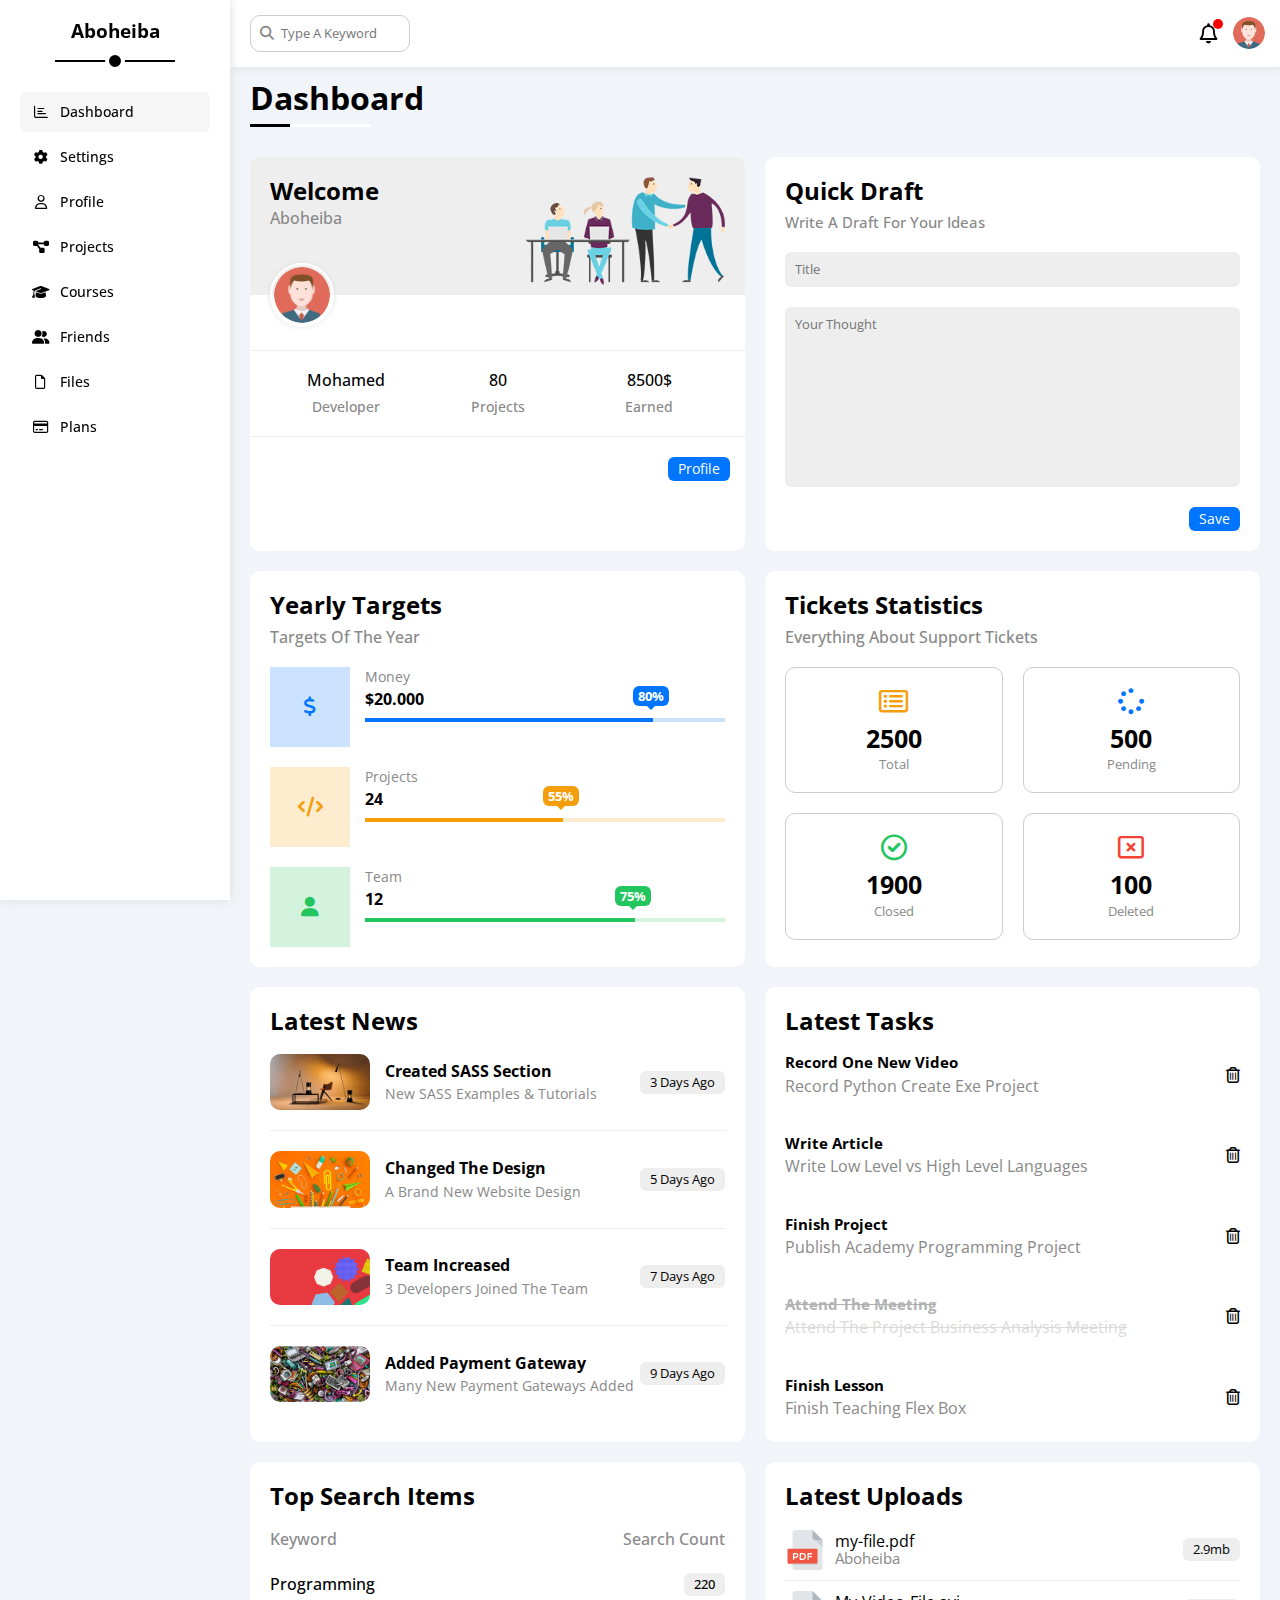
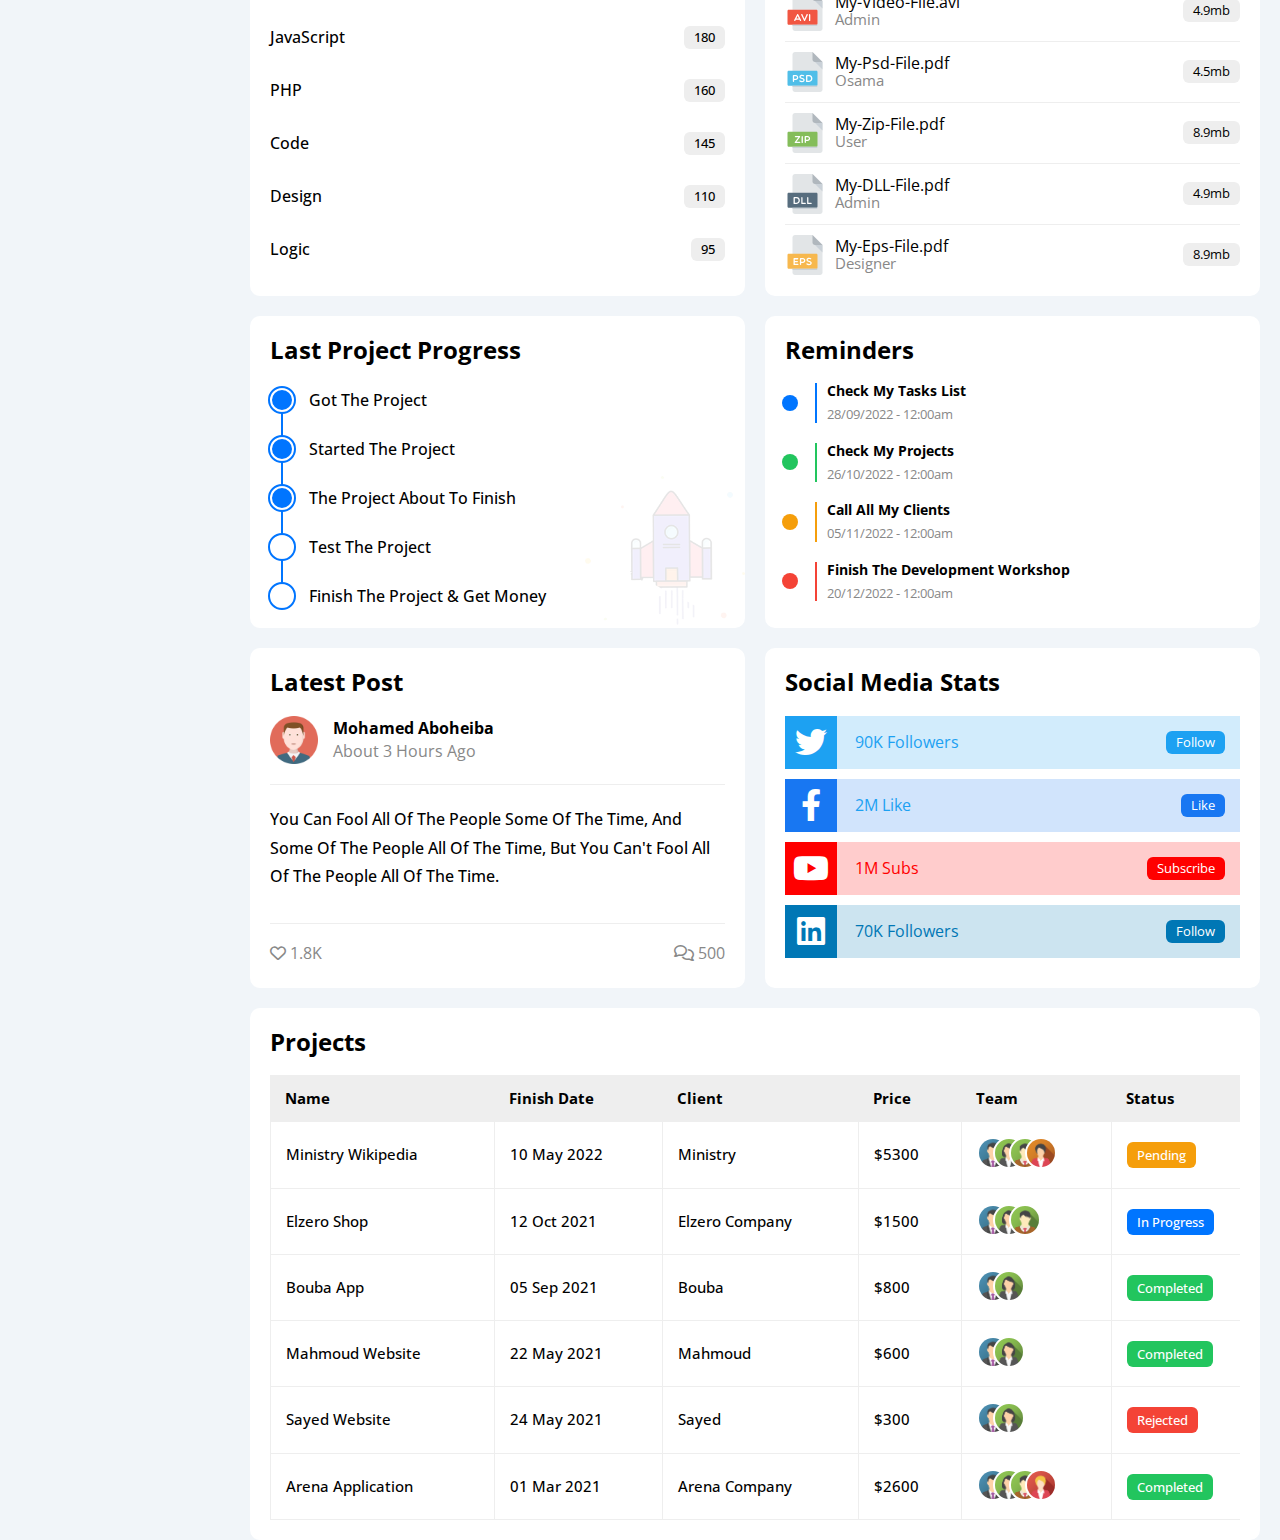
<file: index.html>
<!DOCTYPE html>
<html lang="en">
  <head>
    <meta charset="UTF-8" />
    <meta http-equiv="X-UA-Compatible" content="IE=edge" />
    <meta name="viewport" content="width=device-width, initial-scale=1.0" />
    <meta name="theme-color" content="#4285f4" />
    <title>Dashboard</title>
    <link rel="stylesheet" href="css/framwork.css" />
    <link rel="stylesheet" href="css/stylee.css" />
    <link rel="stylesheet" href="css/all.min.css" />
    <link rel="stylesheet" href="css/normalize.css" />
    <link rel="preconnect" href="https://fonts.googleapis.com" />
    <link rel="preconnect" href="https://fonts.gstatic.com" crossorigin />
    <link
      href="https://fonts.googleapis.com/css2?family=Open+Sans:ital,wght@0,300;0,400;0,500;0,600;0,700;0,800;1,300;1,400;1,500;1,600;1,700;1,800&display=swap"
      rel="stylesheet"
    />
  </head>
  <body>
    <div class="page">
      <div class="sidebar">
        <h3>Aboheiba</h3>
        <ul>
          <li>
            <a href="index.html" class="active">
              <i class="fa-regular fa-chart-bar fa-fw"></i>
              <span>Dashboard</span>
            </a>
          </li>
          <li>
            <a href="settings.html">
              <i class="fa-solid fa-gear fa-fw"></i>
              <span>Settings</span>
            </a>
          </li>
          <li>
            <a href="profile.html">
              <i class="fa-regular fa-user fa-fw"></i>
              <span>Profile</span>
            </a>
          </li>
          <li>
            <a href="projects.html">
              <i class="fa-solid fa-diagram-project fa-fw"></i>
              <span>Projects</span>
            </a>
          </li>
          <li>
            <a href="courses.html">
              <i class="fa-solid fa-graduation-cap fa-fw"></i>
              <span>Courses</span>
            </a>
          </li>
          <li>
            <a href="friens.html">
              <i class="fa-solid fa-user-group fa-fw"></i>
              <span>Friends</span>
            </a>
          </li>
          <li>
            <a href="">
              <i class="fa-regular fa-file fa-fw"></i>
              <span>Files</span>
            </a>
          </li>
          <li>
            <a href="">
              <i class="fa-regular fa-credit-card fa-fw"></i>
              <span>Plans</span>
            </a>
          </li>
        </ul>
      </div>
      <div class="content">
        <div class="head">
          <div class="search">
            <input type="search" placeholder="Type A Keyword" name="" id="" />
          </div>
          <div class="icons">
            <span>
              <i class="fa-regular fa-bell fa-lg"></i>
            </span>
            <img src="images/avatar.png" alt="" />
          </div>
        </div>
        <h1 class="main-title">Dashboard</h1>
        <div class="wrapper">
          <div class="welcome main">
            <div class="intro">
              <div class="text">
                <h2>Welcome</h2>
                <p>Aboheiba</p>
              </div>
              <img src="images/welcome.png" alt="" />
            </div>
            <img src="images/avatar.png" alt="" class="avatar" />
            <div class="info">
              <div>
                Mohamed
                <span>Developer</span>
              </div>
              <div>
                80
                <span>Projects</span>
              </div>
              <div>
                8500$
                <span>Earned</span>
              </div>
            </div>
            <a class="vist" href="" title="You Will Go To Profile Page"
              >Profile</a
            >
          </div>
          <div class="quick-draft main">
            <h2>Quick Draft</h2>
            <p>Write A Draft For Your Ideas</p>
            <form action="" method="post">
              <input type="text" placeholder="Title" name="title" />
              <textarea
                name="Your Thought"
                placeholder="Your Thought"
                id=""
              ></textarea>
              <input type="submit" value="Save" />
            </form>
          </div>
          <div class="targets main">
            <h2>Yearly Targets</h2>
            <p>Targets Of The Year</p>
            <div class="target-row">
              <div class="icon bg-bl bg-alt-bl co-bl">
                <i class="fa-solid fa-dollar-sign fa-lg"></i>
              </div>
              <div class="details">
                <span class="money">Money</span>
                <span class="price">$20.000</span>
                <div class="progress bg-alt-bl">
                  <span class="prog bg-bl" style="width: 80%">
                    <span class="one bg-bl">80%</span>
                  </span>
                </div>
              </div>
            </div>
            <div class="target-row">
              <div class="icon co-or bg-alt-or">
                <i class="fa-solid fa-code fa-lg"></i>
              </div>
              <div class="details">
                <span class="money">Projects</span>
                <span class="price">24</span>
                <div class="progress bg-alt-or">
                  <span class="prog bg-or" style="width: 55%">
                    <span class="two bg-or">55%</span>
                  </span>
                </div>
              </div>
            </div>
            <div class="target-row">
              <div class="icon bg-alt-gr co-gr">
                <i class="fa-solid fa-user fa-lg"></i>
              </div>
              <div class="details">
                <span class="money">Team</span>
                <span class="price">12</span>
                <div class="progress bg-alt-gr">
                  <span class="prog bg-gr" style="width: 75%">
                    <span class="three bg-gr">75%</span>
                  </span>
                </div>
              </div>
            </div>
          </div>
          <div class="statistics main">
            <h2>Tickets Statistics</h2>
            <p>Everything About Support Tickets</p>
            <div class="d-flex gap-20 tx-c flx-wrap">
              <div class="box">
                <i class="fa-regular fa-rectangle-list fa-2x co-or mb-10"></i>
                <span class="d-block">2500</span>
                Total
              </div>
              <div class="box">
                <i class="fa-solid fa-spinner fa-2x co-bl mb-10"></i>
                <span class="d-block">500</span>
                Pending
              </div>
              <div class="box">
                <i class="fa-regular fa-circle-check fa-2x co-gr mb-10"></i>
                <span class="d-block">1900</span>
                Closed
              </div>
              <div class="box">
                <i class="fa-regular fa-rectangle-xmark fa-2x co-red mb-10"></i>
                <span class="d-block">100</span>
                Deleted
              </div>
            </div>
          </div>
          <div class="news main">
            <h2>Latest News</h2>
            <div class="news-row mb-20">
              <img src="images/news-01.png" alt="" />
              <div class="info">
                <h3>Created SASS Section</h3>
                <p>New SASS Examples & Tutorials</p>
              </div>
              <div class="btn">3 Days Ago</div>
            </div>
            <div class="news-row mb-20">
              <img src="images/news-02.png" alt="" />
              <div class="info">
                <h3>Changed The Design</h3>
                <p>A Brand New Website Design</p>
              </div>
              <div class="btn">5 Days Ago</div>
            </div>
            <div class="news-row mb-20">
              <img src="images/news-03.png" alt="" />
              <div class="info">
                <h3>Team Increased</h3>
                <p>3 Developers Joined The Team</p>
              </div>
              <div class="btn">7 Days Ago</div>
            </div>
            <div class="news-row">
              <img src="images/news-04.png" alt="" />
              <div class="info">
                <h3>Added Payment Gateway</h3>
                <p>Many New Payment Gateways Added</p>
              </div>
              <div class="btn">9 Days Ago</div>
            </div>
          </div>
          <div class="tasks main">
            <h2>Latest Tasks</h2>
            <div class="tasks-row">
              <div class="info">
                <h3>Record One New Video</h3>
                <p>Record Python Create Exe Project</p>
              </div>
              <i class="fa-regular fa-trash-can delete"></i>
            </div>
            <div class="tasks-row">
              <div class="info">
                <h3>Write Article</h3>
                <p>Write Low Level vs High Level Languages</p>
              </div>
              <i class="fa-regular fa-trash-can delete"></i>
            </div>
            <div class="tasks-row">
              <div class="info">
                <h3>Finish Project</h3>
                <p>Publish Academy Programming Project</p>
              </div>
              <i class="fa-regular fa-trash-can delete"></i>
            </div>
            <div class="tasks-row">
              <div class="info special">
                <h3 class="txt-dc">Attend The Meeting</h3>
                <p class="txt-dc">
                  Attend The Project Business Analysis Meeting
                </p>
              </div>
              <i class="fa-regular fa-trash-can delete"></i>
            </div>
            <div class="tasks-row">
              <div class="info">
                <h3>Finish Lesson</h3>
                <p>Finish Teaching Flex Box</p>
              </div>
              <i class="fa-regular fa-trash-can delete"></i>
            </div>
          </div>
          <div class="search main">
            <h2 class="mb-20">Top Search Items</h2>
            <div class="items-head">
              <div>Keyword</div>
              <div>Search Count</div>
            </div>
            <div class="item">
              <span>Programming</span>
              <span>220</span>
            </div>
            <div class="item">
              <span>JavaScript</span>
              <span>180</span>
            </div>
            <div class="item">
              <span>PHP</span>
              <span>160</span>
            </div>
            <div class="item">
              <span>Code</span>
              <span>145</span>
            </div>
            <div class="item">
              <span>Design</span>
              <span>110</span>
            </div>
            <div class="item">
              <span>Logic</span>
              <span>95</span>
            </div>
          </div>
          <div class="uploads main">
            <h2 class="mb-20">Latest Uploads</h2>
            <div class="uploads-row">
              <img src="images/pdf.svg" alt="" />
              <div class="file-name">
                <span>my-file.pdf</span>
                <span>Aboheiba</span>
              </div>
              <div class="file-storage">2.9mb</div>
            </div>
            <div class="uploads-row">
              <img src="images/avi.svg" alt="" />
              <div class="file-name">
                <span>My-Video-File.avi</span>
                <span>Admin</span>
              </div>
              <div class="file-storage">4.9mb</div>
            </div>
            <div class="uploads-row">
              <img src="images/psd.svg" alt="" />
              <div class="file-name">
                <span>My-Psd-File.pdf</span>
                <span>Osama</span>
              </div>
              <div class="file-storage">4.5mb</div>
            </div>
            <div class="uploads-row">
              <img src="images/zip.svg" alt="" />
              <div class="file-name">
                <span>My-Zip-File.pdf</span>
                <span>User</span>
              </div>
              <div class="file-storage">8.9mb</div>
            </div>
            <div class="uploads-row">
              <img src="images/dll.svg" alt="" />
              <div class="file-name">
                <span>My-DLL-File.pdf</span>
                <span>Admin</span>
              </div>
              <div class="file-storage">4.9mb</div>
            </div>
            <div class="uploads-row">
              <img src="images/eps.svg" alt="" />
              <div class="file-name">
                <span>My-Eps-File.pdf</span>
                <span>Designer</span>
              </div>
              <div class="file-storage">8.9mb</div>
            </div>
          </div>
          <div class="project-progress main">
            <h2 class="mb-20">Last Project Progress</h2>
            <ul class="steps">
              <li class="done">Got The Project</li>
              <li class="done">Started The Project</li>
              <li class="done">The Project About To Finish</li>
              <li class="changing">Test The Project</li>
              <li>Finish The Project & Get Money</li>
            </ul>
            <img src="images/project.png" alt="" />
          </div>
          <div class="reminders main">
            <h2 class="mb-20">Reminders</h2>
            <ul>
              <li>
                <p>Check My Tasks List</p>
                <span>28/09/2022 - 12:00am</span>
              </li>
              <li>
                <p>Check My Projects</p>
                <span>26/10/2022 - 12:00am</span>
              </li>
              <li>
                <p>Call All My Clients</p>
                <span>05/11/2022 - 12:00am</span>
              </li>
              <li>
                <p>Finish The Development Workshop</p>
                <span>20/12/2022 - 12:00am</span>
              </li>
            </ul>
          </div>
          <div class="latest-post main">
            <h2 class="mb-20">Latest Post</h2>
            <div class="post-head">
              <img src="images/avatar.png" alt="" />
              <div class="post-writer">
                <span>Mohamed Aboheiba</span>
                <span>About 3 Hours Ago</span>
              </div>
            </div>
            <div class="post-content">
              You Can Fool All Of The People Some Of The Time, And Some Of The
              People All Of The Time, But You Can't Fool All Of The People All
              Of The Time.
            </div>
            <div class="post-stats">
              <div>
                <i class="fa-regular fa-heart"></i>
                <span>1.8K</span>
              </div>
              <div>
                <i class="fa-regular fa-comments"></i>
                <span>500</span>
              </div>
            </div>
          </div>
          <div class="social-media main">
            <h2 class="mb-20">Social Media Stats</h2>
            <div class="box twitter">
              <i class="fa-brands fa-twitter fa-2x"></i>
              <span>90K Followers</span>
              <a href="">Follow</a>
            </div>
            <div class="box facebook">
              <i class="fa-brands fa-facebook-f fa-2x"></i>
              <span>2M Like</span>
              <a href="">Like</a>
            </div>
            <div class="box youtube">
              <i class="fa-brands fa-youtube fa-2x"></i>
              <span>1M Subs</span>
              <a href="">Subscribe</a>
            </div>
            <div class="box linkedin">
              <i class="fa-brands fa-linkedin fa-2x"></i>
              <span>70K Followers</span>
              <a href="">Follow</a>
            </div>
          </div>
        </div>
        <div class="projects main">
          <h2 class="mb-20">Projects</h2>
          <div class="table">
            <table>
              <thead>
                <tr>
                  <td>Name</td>
                  <td>Finish Date</td>
                  <td>Client</td>
                  <td>Price</td>
                  <td>Team</td>
                  <td>Status</td>
                </tr>
              </thead>
              <tbody>
                <tr>
                  <td>Ministry Wikipedia</td>
                  <td>10 May 2022</td>
                  <td>Ministry</td>
                  <td>$5300</td>
                  <td>
                    <img src="images/team-01.png" alt="team image" />
                    <img src="images/team-02.png" alt="team image" />
                    <img src="images/team-03.png" alt="team image" />
                    <img src="images/team-04.png" alt="team image" />
                  </td>
                  <td><span class="label bg-or">Pending</span></td>
                </tr>
                <tr>
                  <td>Elzero Shop</td>
                  <td>12 Oct 2021</td>
                  <td>Elzero Company</td>
                  <td>$1500</td>
                  <td>
                    <img src="images/team-01.png" alt="team image" />
                    <img src="images/team-02.png" alt="team image" />
                    <img src="images/team-03.png" alt="team image" />
                  </td>
                  <td><span class="label bg-bl">In Progress</span></td>
                </tr>
                <tr>
                  <td>Bouba App</td>
                  <td>05 Sep 2021</td>
                  <td>Bouba</td>
                  <td>$800</td>
                  <td>
                    <img src="images/team-01.png" alt="team image" />
                    <img src="images/team-02.png" alt="team image" />
                  </td>
                  <td><span class="label bg-gr">Completed</span></td>
                </tr>
                <tr>
                  <td>Mahmoud Website</td>
                  <td>22 May 2021</td>
                  <td>Mahmoud</td>
                  <td>$600</td>
                  <td>
                    <img src="images/team-01.png" alt="team image" />
                    <img src="images/team-02.png" alt="team image" />
                  </td>
                  <td><span class="label bg-gr">Completed</span></td>
                </tr>
                <tr>
                  <td>Sayed Website</td>
                  <td>24 May 2021</td>
                  <td>Sayed</td>
                  <td>$300</td>
                  <td>
                    <img src="images/team-01.png" alt="team image" />
                    <img src="images/team-02.png" alt="team image" />
                  </td>
                  <td><span class="label bg-red">Rejected</span></td>
                </tr>
                <tr>
                  <td>Arena Application</td>
                  <td>01 Mar 2021</td>
                  <td>Arena Company</td>
                  <td>$2600</td>
                  <td>
                    <img src="images/team-01.png" alt="team image" />
                    <img src="images/team-02.png" alt="team image" />
                    <img src="images/team-03.png" alt="team image" />
                    <img src="images/team-05.png" alt="team image" />
                  </td>
                  <td><span class="label bg-gr">Completed</span></td>
                </tr>
              </tbody>
            </table>
          </div>
        </div>
      </div>
    </div>
  </body>
</html>
</file>
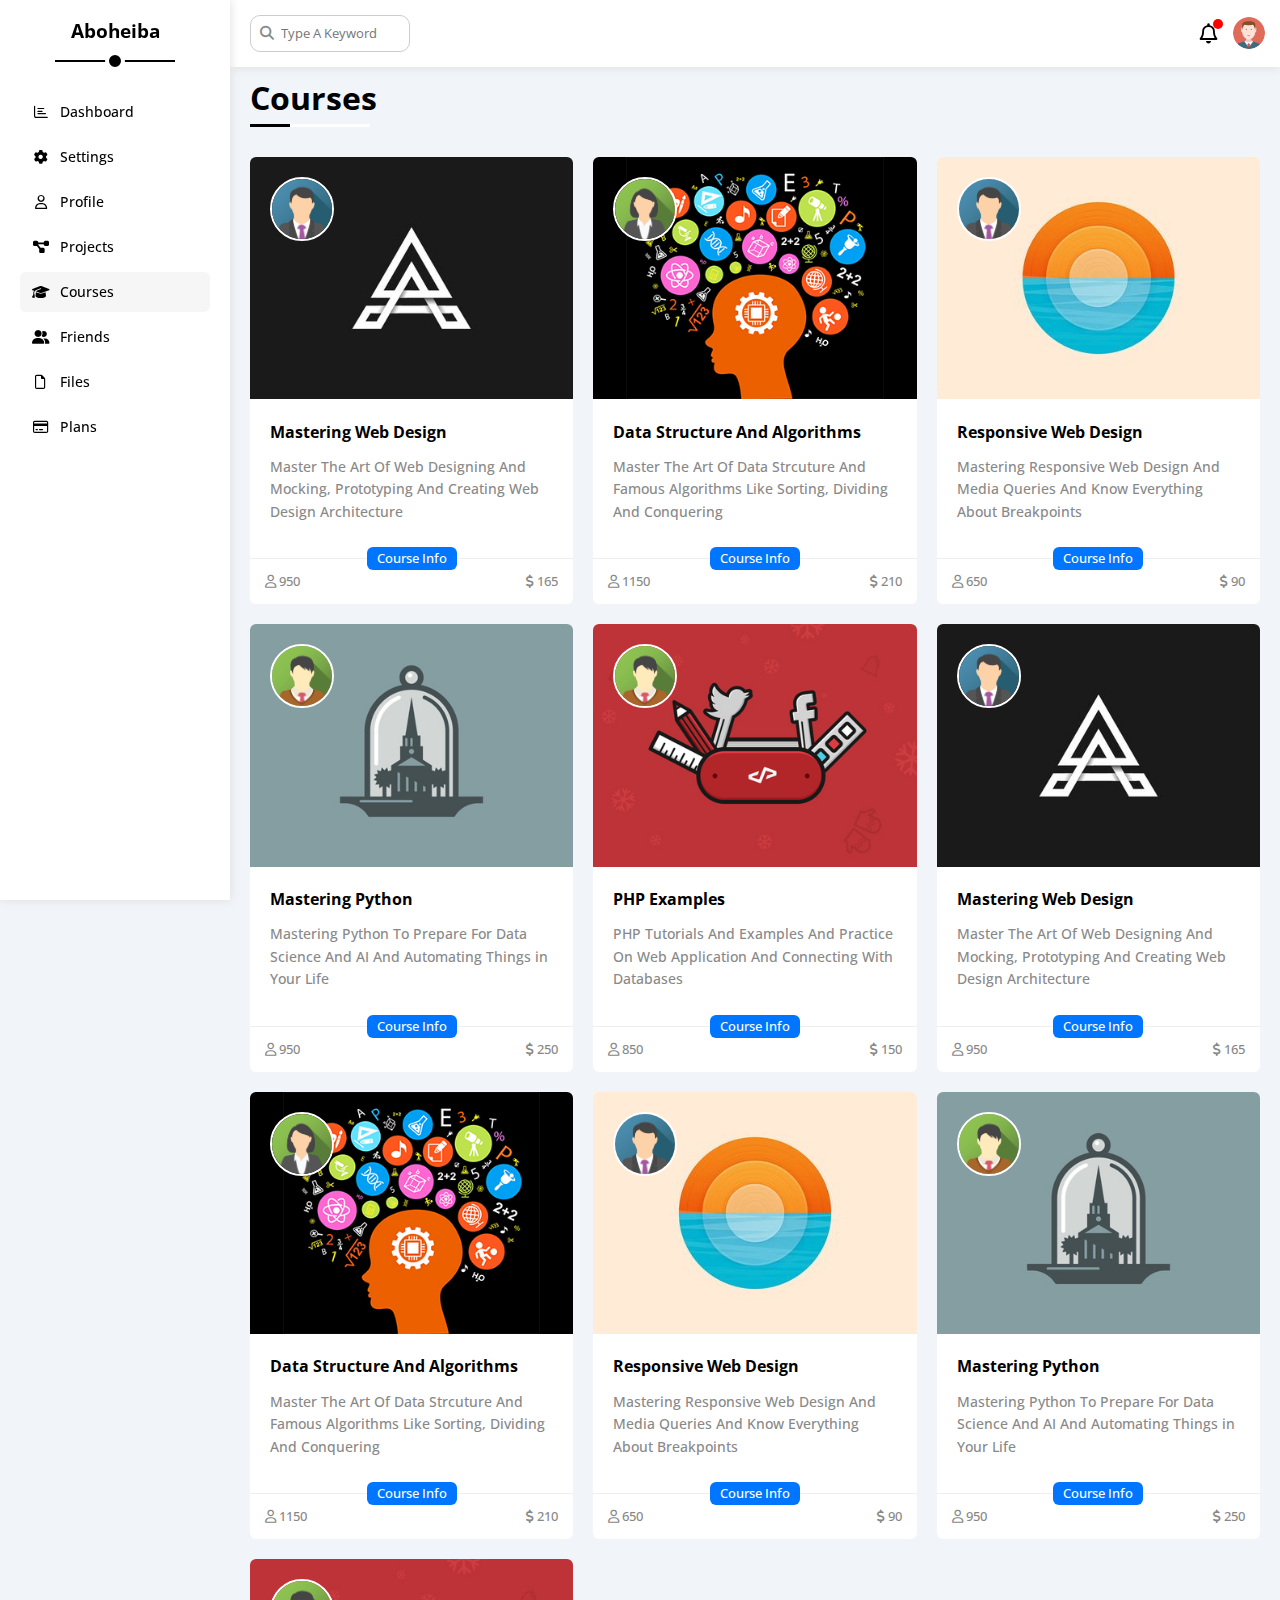
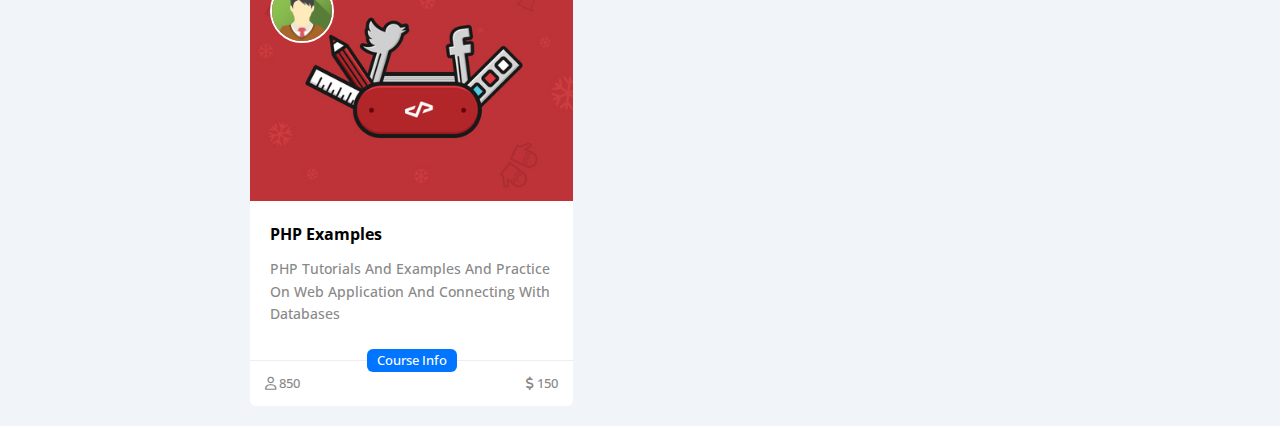
<file: courses.html>
<!DOCTYPE html>
<html lang="en">
  <head>
    <meta charset="UTF-8" />
    <meta http-equiv="X-UA-Compatible" content="IE=edge" />
    <meta name="viewport" content="width=device-width, initial-scale=1.0" />
    <title>Courses</title>
    <link rel="stylesheet" href="css/framwork.css" />
    <link rel="stylesheet" href="css/stylee.css" />
    <link rel="stylesheet" href="css/all.min.css" />
    <link rel="stylesheet" href="css/normalize.css" />
    <link rel="preconnect" href="https://fonts.googleapis.com" />
    <link rel="preconnect" href="https://fonts.gstatic.com" crossorigin />
    <link
      href="https://fonts.googleapis.com/css2?family=Open+Sans:ital,wght@0,300;0,400;0,500;0,600;0,700;0,800;1,300;1,400;1,500;1,600;1,700;1,800&display=swap"
      rel="stylesheet"
    />
  </head>
  <body>
    <div class="page">
      <div class="sidebar">
        <h3>Aboheiba</h3>
        <ul>
          <li>
            <a href="index.html">
              <i class="fa-regular fa-chart-bar fa-fw"></i>
              <span>Dashboard</span>
            </a>
          </li>
          <li>
            <a href="settings.html">
              <i class="fa-solid fa-gear fa-fw"></i>
              <span>Settings</span>
            </a>
          </li>
          <li>
            <a href="profile.html">
              <i class="fa-regular fa-user fa-fw"></i>
              <span>Profile</span>
            </a>
          </li>
          <li>
            <a href="projects.html">
              <i class="fa-solid fa-diagram-project fa-fw"></i>
              <span>Projects</span>
            </a>
          </li>
          <li>
            <a href="courses.html" class="active">
              <i class="fa-solid fa-graduation-cap fa-fw"></i>
              <span>Courses</span>
            </a>
          </li>
          <li>
            <a href="friens.html">
              <i class="fa-solid fa-user-group fa-fw"></i>
              <span>Friends</span>
            </a>
          </li>
          <li>
            <a href="">
              <i class="fa-regular fa-file fa-fw"></i>
              <span>Files</span>
            </a>
          </li>
          <li>
            <a href="">
              <i class="fa-regular fa-credit-card fa-fw"></i>
              <span>Plans</span>
            </a>
          </li>
        </ul>
      </div>
      <div class="content">
        <div class="head">
          <div class="search">
            <input type="search" placeholder="Type A Keyword" name="" id="" />
          </div>
          <div class="icons">
            <span>
              <i class="fa-regular fa-bell fa-lg"></i>
            </span>
            <img src="images/avatar.png" alt="" />
          </div>
        </div>
        <h1 class="main-title">Courses</h1>
        <div class="courses-page">
          <div class="course">
            <img class="profile-pic" src="images/team-01.png" alt="" />
            <img class="cover" src="images/course-01.jpg" alt="" />
            <div class="info">
              <h4>Mastering Web Design</h4>
              <p>
                Master The Art Of Web Designing And Mocking, Prototyping And
                Creating Web Design Architecture
              </p>
              <span>Course Info</span>
            </div>
            <div class="details">
              <div>
                <i class="fa-regular fa-user"></i>
                950
              </div>
              <div>
                <i class="fa-solid fa-dollar-sign"></i>
                165
              </div>
            </div>
          </div>
          <div class="course">
            <img class="profile-pic" src="images/team-02.png" alt="" />
            <img class="cover" src="images/course-02.jpg" alt="" />
            <div class="info">
              <h4>Data Structure And Algorithms</h4>
              <p>
                Master The Art Of Data Strcuture And Famous Algorithms Like
                Sorting, Dividing And Conquering
              </p>
              <span>Course Info</span>
            </div>
            <div class="details">
              <div>
                <i class="fa-regular fa-user"></i>
                1150
              </div>
              <div>
                <i class="fa-solid fa-dollar-sign"></i>
                210
              </div>
            </div>
          </div>
          <div class="course">
            <img class="profile-pic" src="images/team-01.png" alt="" />
            <img class="cover" src="images/course-03.jpg" alt="" />
            <div class="info">
              <h4>Responsive Web Design</h4>
              <p>
                Mastering Responsive Web Design And Media Queries And Know
                Everything About Breakpoints
              </p>
              <span>Course Info</span>
            </div>
            <div class="details">
              <div>
                <i class="fa-regular fa-user"></i>
                650
              </div>
              <div>
                <i class="fa-solid fa-dollar-sign"></i>
                90
              </div>
            </div>
          </div>
          <div class="course">
            <img class="profile-pic" src="images/team-03.png" alt="" />
            <img class="cover" src="images/course-04.jpg" alt="" />
            <div class="info">
              <h4>Mastering Python</h4>
              <p>
                Mastering Python To Prepare For Data Science And AI And
                Automating Things in Your Life
              </p>
              <span>Course Info</span>
            </div>
            <div class="details">
              <div>
                <i class="fa-regular fa-user"></i>
                950
              </div>
              <div>
                <i class="fa-solid fa-dollar-sign"></i>
                250
              </div>
            </div>
          </div>
          <div class="course">
            <img class="profile-pic" src="images/team-03.png" alt="" />
            <img class="cover" src="images/course-05.jpg" alt="" />
            <div class="info">
              <h4>PHP Examples</h4>
              <p>
                PHP Tutorials And Examples And Practice On Web Application And
                Connecting With Databases
              </p>
              <span>Course Info</span>
            </div>
            <div class="details">
              <div>
                <i class="fa-regular fa-user"></i>
                850
              </div>
              <div>
                <i class="fa-solid fa-dollar-sign"></i>
                150
              </div>
            </div>
          </div>
          <div class="course">
            <img class="profile-pic" src="images/team-01.png" alt="" />
            <img class="cover" src="images/course-01.jpg" alt="" />
            <div class="info">
              <h4>Mastering Web Design</h4>
              <p>
                Master The Art Of Web Designing And Mocking, Prototyping And
                Creating Web Design Architecture
              </p>
              <span>Course Info</span>
            </div>
            <div class="details">
              <div>
                <i class="fa-regular fa-user"></i>
                950
              </div>
              <div>
                <i class="fa-solid fa-dollar-sign"></i>
                165
              </div>
            </div>
          </div>
          <div class="course">
            <img class="profile-pic" src="images/team-02.png" alt="" />
            <img class="cover" src="images/course-02.jpg" alt="" />
            <div class="info">
              <h4>Data Structure And Algorithms</h4>
              <p>
                Master The Art Of Data Strcuture And Famous Algorithms Like
                Sorting, Dividing And Conquering
              </p>
              <span>Course Info</span>
            </div>
            <div class="details">
              <div>
                <i class="fa-regular fa-user"></i>
                1150
              </div>
              <div>
                <i class="fa-solid fa-dollar-sign"></i>
                210
              </div>
            </div>
          </div>
          <div class="course">
            <img class="profile-pic" src="images/team-01.png" alt="" />
            <img class="cover" src="images/course-03.jpg" alt="" />
            <div class="info">
              <h4>Responsive Web Design</h4>
              <p>
                Mastering Responsive Web Design And Media Queries And Know
                Everything About Breakpoints
              </p>
              <span>Course Info</span>
            </div>
            <div class="details">
              <div>
                <i class="fa-regular fa-user"></i>
                650
              </div>
              <div>
                <i class="fa-solid fa-dollar-sign"></i>
                90
              </div>
            </div>
          </div>
          <div class="course">
            <img class="profile-pic" src="images/team-03.png" alt="" />
            <img class="cover" src="images/course-04.jpg" alt="" />
            <div class="info">
              <h4>Mastering Python</h4>
              <p>
                Mastering Python To Prepare For Data Science And AI And
                Automating Things in Your Life
              </p>
              <span>Course Info</span>
            </div>
            <div class="details">
              <div>
                <i class="fa-regular fa-user"></i>
                950
              </div>
              <div>
                <i class="fa-solid fa-dollar-sign"></i>
                250
              </div>
            </div>
          </div>
          <div class="course">
            <img class="profile-pic" src="images/team-03.png" alt="" />
            <img class="cover" src="images/course-05.jpg" alt="" />
            <div class="info">
              <h4>PHP Examples</h4>
              <p>
                PHP Tutorials And Examples And Practice On Web Application And
                Connecting With Databases
              </p>
              <span>Course Info</span>
            </div>
            <div class="details">
              <div>
                <i class="fa-regular fa-user"></i>
                850
              </div>
              <div>
                <i class="fa-solid fa-dollar-sign"></i>
                150
              </div>
            </div>
          </div>
        </div>
      </div>
    </div>
  </body>
</html>
</file>
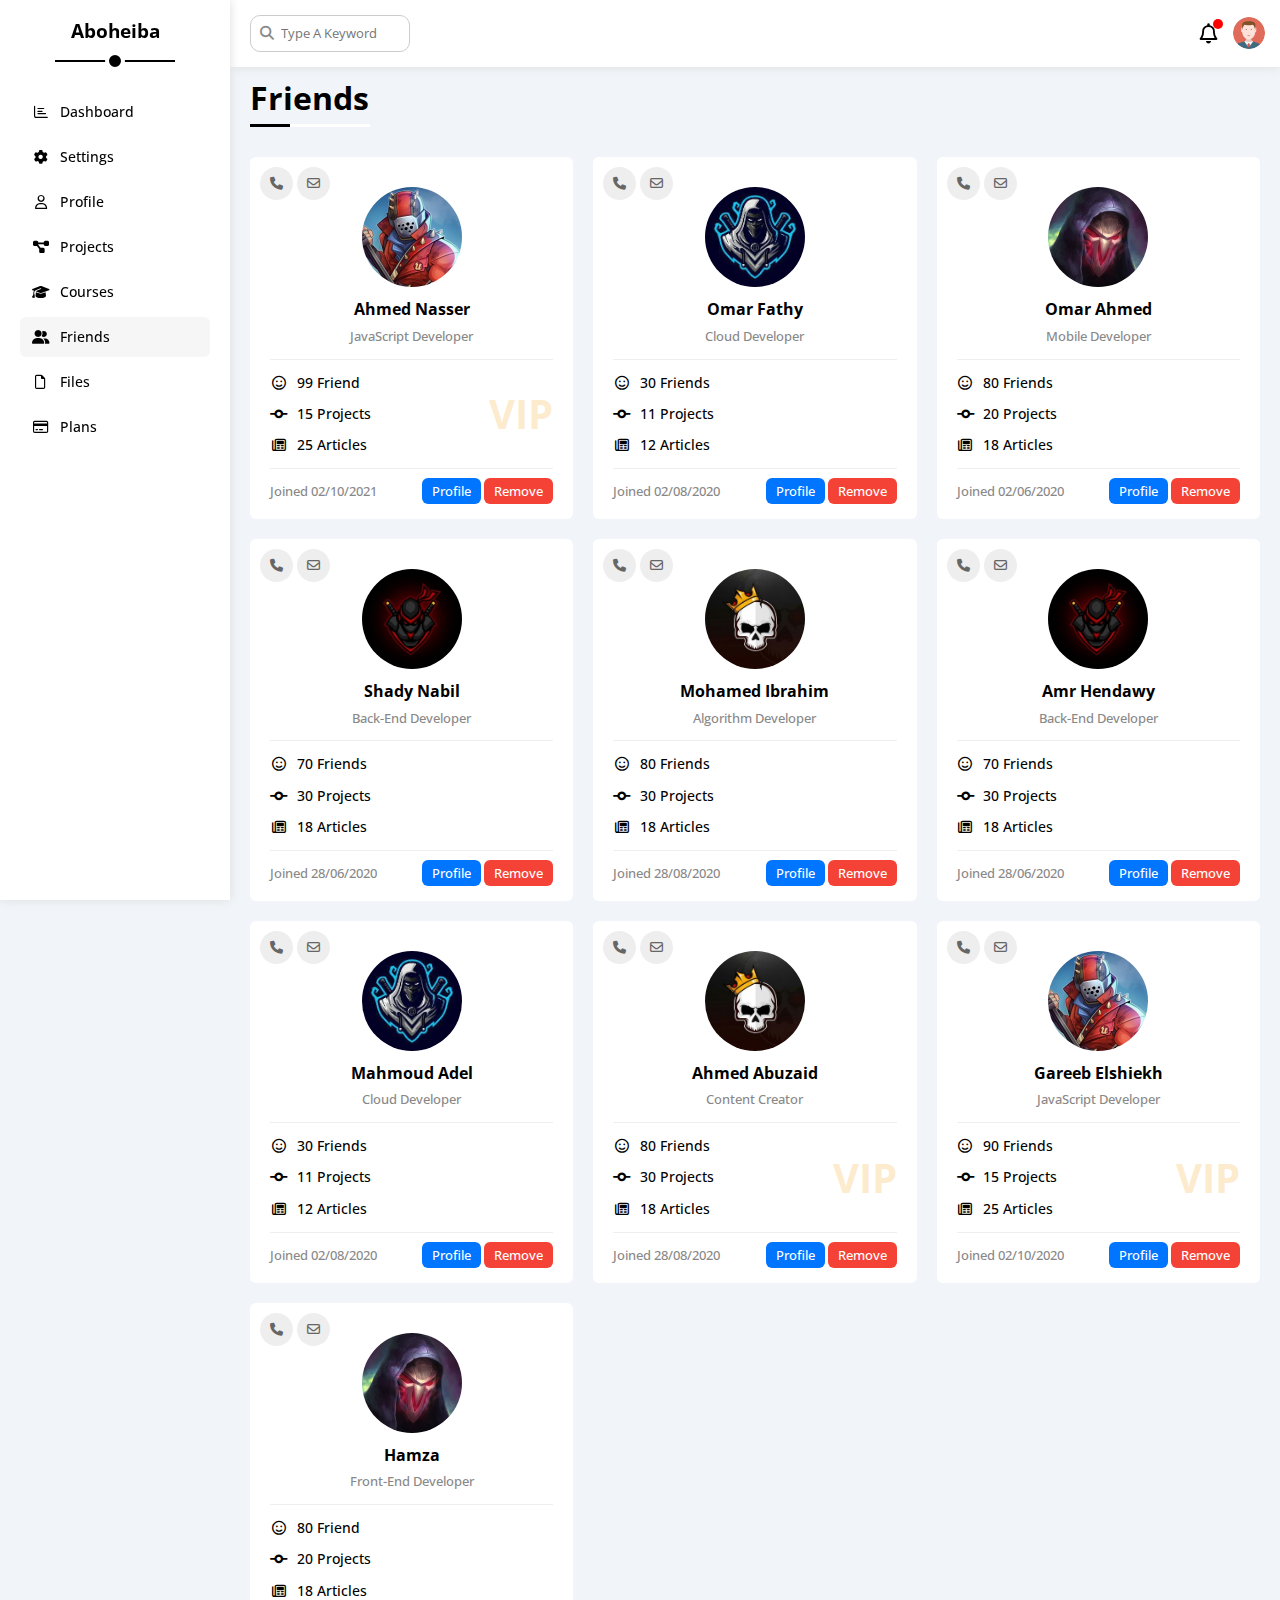
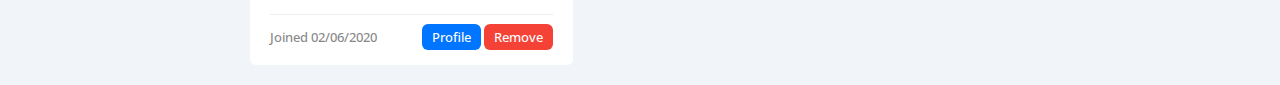
<file: friens.html>
<!DOCTYPE html>
<html lang="en">
  <head>
    <meta charset="UTF-8" />
    <meta http-equiv="X-UA-Compatible" content="IE=edge" />
    <meta name="viewport" content="width=device-width, initial-scale=1.0" />
    <title>Friends</title>
    <link rel="stylesheet" href="css/framwork.css" />
    <link rel="stylesheet" href="css/stylee.css" />
    <link rel="stylesheet" href="css/all.min.css" />
    <link rel="stylesheet" href="css/normalize.css" />
    <link rel="preconnect" href="https://fonts.googleapis.com" />
    <link rel="preconnect" href="https://fonts.gstatic.com" crossorigin />
    <link
      href="https://fonts.googleapis.com/css2?family=Open+Sans:ital,wght@0,300;0,400;0,500;0,600;0,700;0,800;1,300;1,400;1,500;1,600;1,700;1,800&display=swap"
      rel="stylesheet"
    />
  </head>
  <body>
    <div class="page">
      <div class="sidebar">
        <h3>Aboheiba</h3>
        <ul>
          <li>
            <a href="index.html">
              <i class="fa-regular fa-chart-bar fa-fw"></i>
              <span>Dashboard</span>
            </a>
          </li>
          <li>
            <a href="settings.html">
              <i class="fa-solid fa-gear fa-fw"></i>
              <span>Settings</span>
            </a>
          </li>
          <li>
            <a href="profile.html">
              <i class="fa-regular fa-user fa-fw"></i>
              <span>Profile</span>
            </a>
          </li>
          <li>
            <a href="projects.html">
              <i class="fa-solid fa-diagram-project fa-fw"></i>
              <span>Projects</span>
            </a>
          </li>
          <li>
            <a href="courses.html">
              <i class="fa-solid fa-graduation-cap fa-fw"></i>
              <span>Courses</span>
            </a>
          </li>
          <li>
            <a href="friens.html" class="active">
              <i class="fa-solid fa-user-group fa-fw"></i>
              <span>Friends</span>
            </a>
          </li>
          <li>
            <a href="">
              <i class="fa-regular fa-file fa-fw"></i>
              <span>Files</span>
            </a>
          </li>
          <li>
            <a href="">
              <i class="fa-regular fa-credit-card fa-fw"></i>
              <span>Plans</span>
            </a>
          </li>
        </ul>
      </div>
      <div class="content">
        <div class="head">
          <div class="search">
            <input type="search" placeholder="Type A Keyword" name="" id="" />
          </div>
          <div class="icons">
            <span>
              <i class="fa-regular fa-bell fa-lg"></i>
            </span>
            <img src="images/avatar.png" alt="" />
          </div>
        </div>
        <h1 class="main-title">Friends</h1>
        <div class="friends-page">
          <div class="friend-card">
            <div class="contact">
              <i class="fa-solid fa-phone"></i>
              <i class="fa-regular fa-envelope"></i>
            </div>
            <div class="friend-info">
              <img src="images/friend-01.jpg" alt="friend-01" />
              <h4>Ahmed Nasser</h4>
              <p>JavaScript Developer</p>
            </div>
            <div class="friend-stats">
              <div class="mb-15">
                <i class="fa-regular fa-face-smile fa-fw"></i>
                <span>99 Friend</span>
              </div>
              <div class="mb-15">
                <i class="fa-solid fa-code-commit fa-fw"></i>
                <span>15 Projects</span>
              </div>
              <div>
                <i class="fa-regular fa-newspaper fa-fw"></i>
                <span>25 Articles</span>
              </div>
              <span class="vip">VIP</span>
            </div>
            <div class="friend-action">
              <span>Joined 02/10/2021</span>
              <div>
                <a href="#">Profile</a>
                <a href="#">Remove</a>
              </div>
            </div>
          </div>
          <div class="friend-card">
            <div class="contact">
              <i class="fa-solid fa-phone"></i>
              <i class="fa-regular fa-envelope"></i>
            </div>
            <div class="friend-info">
              <img src="images/friend-02.jpg" alt="friend-01" />
              <h4>Omar Fathy</h4>
              <p>Cloud Developer</p>
            </div>
            <div class="friend-stats">
              <div class="mb-15">
                <i class="fa-regular fa-face-smile fa-fw"></i>
                <span>30 Friends</span>
              </div>
              <div class="mb-15">
                <i class="fa-solid fa-code-commit fa-fw"></i>
                <span>11 Projects</span>
              </div>
              <div>
                <i class="fa-regular fa-newspaper fa-fw"></i>
                <span>12 Articles</span>
              </div>
            </div>
            <div class="friend-action">
              <span>Joined 02/08/2020</span>
              <div>
                <a href="#">Profile</a>
                <a href="#">Remove</a>
              </div>
            </div>
          </div>
          <div class="friend-card">
            <div class="contact">
              <i class="fa-solid fa-phone"></i>
              <i class="fa-regular fa-envelope"></i>
            </div>
            <div class="friend-info">
              <img src="images/friend-03.jpg" alt="friend-01" />
              <h4>Omar Ahmed</h4>
              <p>Mobile Developer</p>
            </div>
            <div class="friend-stats">
              <div class="mb-15">
                <i class="fa-regular fa-face-smile fa-fw"></i>
                <span>80 Friends</span>
              </div>
              <div class="mb-15">
                <i class="fa-solid fa-code-commit fa-fw"></i>
                <span>20 Projects</span>
              </div>
              <div>
                <i class="fa-regular fa-newspaper fa-fw"></i>
                <span>18 Articles</span>
              </div>
            </div>
            <div class="friend-action">
              <span>Joined 02/06/2020</span>
              <div>
                <a href="#">Profile</a>
                <a href="#">Remove</a>
              </div>
            </div>
          </div>
          <div class="friend-card">
            <div class="contact">
              <i class="fa-solid fa-phone"></i>
              <i class="fa-regular fa-envelope"></i>
            </div>
            <div class="friend-info">
              <img src="images/friend-04.jpg" alt="friend-01" />
              <h4>Shady Nabil</h4>
              <p>Back-End Developer</p>
            </div>
            <div class="friend-stats">
              <div class="mb-15">
                <i class="fa-regular fa-face-smile fa-fw"></i>
                <span>70 Friends</span>
              </div>
              <div class="mb-15">
                <i class="fa-solid fa-code-commit fa-fw"></i>
                <span>30 Projects</span>
              </div>
              <div>
                <i class="fa-regular fa-newspaper fa-fw"></i>
                <span>18 Articles</span>
              </div>
            </div>
            <div class="friend-action">
              <span>Joined 28/06/2020</span>
              <div>
                <a href="#">Profile</a>
                <a href="#">Remove</a>
              </div>
            </div>
          </div>
          <div class="friend-card">
            <div class="contact">
              <i class="fa-solid fa-phone"></i>
              <i class="fa-regular fa-envelope"></i>
            </div>
            <div class="friend-info">
              <img src="images/friend-05.jpg" alt="friend-01" />
              <h4>Mohamed Ibrahim</h4>
              <p>Algorithm Developer</p>
            </div>
            <div class="friend-stats">
              <div class="mb-15">
                <i class="fa-regular fa-face-smile fa-fw"></i>
                <span>80 Friends</span>
              </div>
              <div class="mb-15">
                <i class="fa-solid fa-code-commit fa-fw"></i>
                <span>30 Projects</span>
              </div>
              <div>
                <i class="fa-regular fa-newspaper fa-fw"></i>
                <span>18 Articles</span>
              </div>
            </div>
            <div class="friend-action">
              <span>Joined 28/08/2020</span>
              <div>
                <a href="#">Profile</a>
                <a href="#">Remove</a>
              </div>
            </div>
          </div>
          <div class="friend-card">
            <div class="contact">
              <i class="fa-solid fa-phone"></i>
              <i class="fa-regular fa-envelope"></i>
            </div>
            <div class="friend-info">
              <img src="images/friend-04.jpg" alt="friend-01" />
              <h4>Amr Hendawy</h4>
              <p>Back-End Developer</p>
            </div>
            <div class="friend-stats">
              <div class="mb-15">
                <i class="fa-regular fa-face-smile fa-fw"></i>
                <span>70 Friends</span>
              </div>
              <div class="mb-15">
                <i class="fa-solid fa-code-commit fa-fw"></i>
                <span>30 Projects</span>
              </div>
              <div>
                <i class="fa-regular fa-newspaper fa-fw"></i>
                <span>18 Articles</span>
              </div>
            </div>
            <div class="friend-action">
              <span>Joined 28/06/2020</span>
              <div>
                <a href="#">Profile</a>
                <a href="#">Remove</a>
              </div>
            </div>
          </div>
          <div class="friend-card">
            <div class="contact">
              <i class="fa-solid fa-phone"></i>
              <i class="fa-regular fa-envelope"></i>
            </div>
            <div class="friend-info">
              <img src="images/friend-02.jpg" alt="friend-01" />
              <h4>Mahmoud Adel</h4>
              <p>Cloud Developer</p>
            </div>
            <div class="friend-stats">
              <div class="mb-15">
                <i class="fa-regular fa-face-smile fa-fw"></i>
                <span>30 Friends</span>
              </div>
              <div class="mb-15">
                <i class="fa-solid fa-code-commit fa-fw"></i>
                <span>11 Projects</span>
              </div>
              <div>
                <i class="fa-regular fa-newspaper fa-fw"></i>
                <span>12 Articles</span>
              </div>
            </div>
            <div class="friend-action">
              <span>Joined 02/08/2020</span>
              <div>
                <a href="#">Profile</a>
                <a href="#">Remove</a>
              </div>
            </div>
          </div>
          <div class="friend-card">
            <div class="contact">
              <i class="fa-solid fa-phone"></i>
              <i class="fa-regular fa-envelope"></i>
            </div>
            <div class="friend-info">
              <img src="images/friend-05.jpg" alt="friend-01" />
              <h4>Ahmed Abuzaid</h4>
              <p>Content Creator</p>
            </div>
            <div class="friend-stats">
              <div class="mb-15">
                <i class="fa-regular fa-face-smile fa-fw"></i>
                <span>80 Friends</span>
              </div>
              <div class="mb-15">
                <i class="fa-solid fa-code-commit fa-fw"></i>
                <span>30 Projects</span>
              </div>
              <div>
                <i class="fa-regular fa-newspaper fa-fw"></i>
                <span>18 Articles</span>
              </div>
              <span class="vip">VIP</span>
            </div>
            <div class="friend-action">
              <span>Joined 28/08/2020</span>
              <div>
                <a href="#">Profile</a>
                <a href="#">Remove</a>
              </div>
            </div>
          </div>
          <div class="friend-card">
            <div class="contact">
              <i class="fa-solid fa-phone"></i>
              <i class="fa-regular fa-envelope"></i>
            </div>
            <div class="friend-info">
              <img src="images/friend-01.jpg" alt="friend-01" />
              <h4>Gareeb Elshiekh</h4>
              <p>JavaScript Developer</p>
            </div>
            <div class="friend-stats">
              <div class="mb-15">
                <i class="fa-regular fa-face-smile fa-fw"></i>
                <span>90 Friends</span>
              </div>
              <div class="mb-15">
                <i class="fa-solid fa-code-commit fa-fw"></i>
                <span>15 Projects</span>
              </div>
              <div>
                <i class="fa-regular fa-newspaper fa-fw"></i>
                <span>25 Articles</span>
              </div>
              <span class="vip">VIP</span>
            </div>
            <div class="friend-action">
              <span>Joined 02/10/2020</span>
              <div>
                <a href="#">Profile</a>
                <a href="#">Remove</a>
              </div>
            </div>
          </div>
          <div class="friend-card">
            <div class="contact">
              <i class="fa-solid fa-phone"></i>
              <i class="fa-regular fa-envelope"></i>
            </div>
            <div class="friend-info">
              <img src="images/friend-03.jpg" alt="friend-01" />
              <h4>Hamza</h4>
              <p>Front-End Developer</p>
            </div>
            <div class="friend-stats">
              <div class="mb-15">
                <i class="fa-regular fa-face-smile fa-fw"></i>
                <span>80 Friend</span>
              </div>
              <div class="mb-15">
                <i class="fa-solid fa-code-commit fa-fw"></i>
                <span>20 Projects</span>
              </div>
              <div>
                <i class="fa-regular fa-newspaper fa-fw"></i>
                <span>18 Articles</span>
              </div>
            </div>
            <div class="friend-action">
              <span>Joined 02/06/2020</span>
              <div>
                <a href="#">Profile</a>
                <a href="#">Remove</a>
              </div>
            </div>
          </div>
        </div>
      </div>
    </div>
  </body>
</html>
</file>
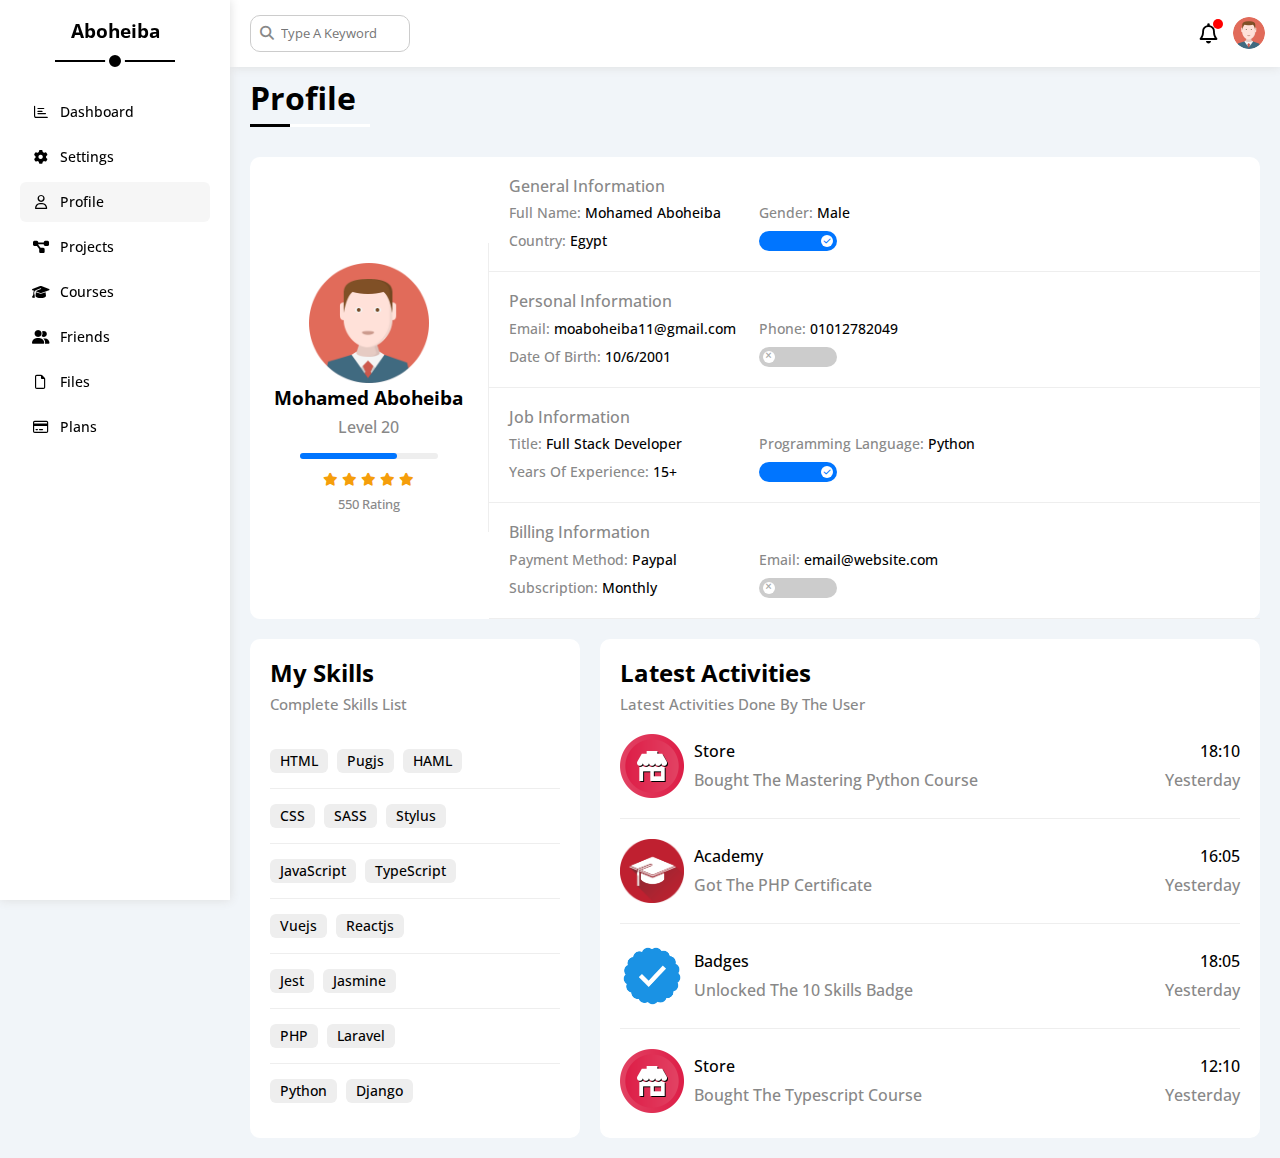
<file: profile.html>
<!DOCTYPE html>
<html lang="en">
  <head>
    <meta charset="UTF-8" />
    <meta http-equiv="X-UA-Compatible" content="IE=edge" />
    <meta name="viewport" content="width=device-width, initial-scale=1.0" />
    <title>Settings</title>
    <link rel="stylesheet" href="css/framwork.css" />
    <link rel="stylesheet" href="css/stylee.css" />
    <link rel="stylesheet" href="css/all.min.css" />
    <link rel="stylesheet" href="css/normalize.css" />
    <link rel="preconnect" href="https://fonts.googleapis.com" />
    <link rel="preconnect" href="https://fonts.gstatic.com" crossorigin />
    <link
      href="https://fonts.googleapis.com/css2?family=Open+Sans:ital,wght@0,300;0,400;0,500;0,600;0,700;0,800;1,300;1,400;1,500;1,600;1,700;1,800&display=swap"
      rel="stylesheet"
    />
  </head>
  <body>
    <div class="page">
      <div class="sidebar">
        <h3>Aboheiba</h3>
        <ul>
          <li>
            <a href="index.html">
              <i class="fa-regular fa-chart-bar fa-fw"></i>
              <span>Dashboard</span>
            </a>
          </li>
          <li>
            <a href="settings.html">
              <i class="fa-solid fa-gear fa-fw"></i>
              <span>Settings</span>
            </a>
          </li>
          <li>
            <a href="profile.html" class="active">
              <i class="fa-regular fa-user fa-fw"></i>
              <span>Profile</span>
            </a>
          </li>
          <li>
            <a href="projects.html">
              <i class="fa-solid fa-diagram-project fa-fw"></i>
              <span>Projects</span>
            </a>
          </li>
          <li>
            <a href="courses.html">
              <i class="fa-solid fa-graduation-cap fa-fw"></i>
              <span>Courses</span>
            </a>
          </li>
          <li>
            <a href="friens.html">
              <i class="fa-solid fa-user-group fa-fw"></i>
              <span>Friends</span>
            </a>
          </li>
          <li>
            <a href="">
              <i class="fa-regular fa-file fa-fw"></i>
              <span>Files</span>
            </a>
          </li>
          <li>
            <a href="">
              <i class="fa-regular fa-credit-card fa-fw"></i>
              <span>Plans</span>
            </a>
          </li>
        </ul>
      </div>
      <div class="content">
        <div class="head">
          <div class="search">
            <input type="search" placeholder="Type A Keyword" name="" id="" />
          </div>
          <div class="icons">
            <span>
              <i class="fa-regular fa-bell fa-lg"></i>
            </span>
            <img src="images/avatar.png" alt="" />
          </div>
        </div>
        <h1 class="main-title">Profile</h1>
        <div class="profile-page">
          <div class="overview">
            <div class="avatar-box">
              <img src="images/avatar.png" alt="avatar image" />
              <h3>Mohamed Aboheiba</h3>
              <p class="mt-10 mb-16 fw-500 co-gray">Level 20</p>
              <div class="level">
                <span style="width: 70%"></span>
              </div>
              <div class="rating">
                <i class="fa-solid fa-star"></i>
                <i class="fa-solid fa-star"></i>
                <i class="fa-solid fa-star"></i>
                <i class="fa-solid fa-star"></i>
                <i class="fa-solid fa-star"></i>
              </div>
              <p class="fs-13 co-gray fw-500">550 Rating</p>
            </div>
            <div class="info-box">
              <div class="box">
                <h4>General Information</h4>
                <div class="fs-14">
                  <span class="co-gray fw-500">Full Name:</span>
                  <span class="fw-500">Mohamed Aboheiba</span>
                </div>
                <div class="fs-14">
                  <span class="co-gray fw-500">Gender:</span>
                  <span class="fw-500">Male</span>
                </div>
                <div class="fs-14">
                  <span class="co-gray fw-500">Country:</span>
                  <span class="fw-500">Egypt</span>
                </div>
                <div class="fs-14">
                  <div>
                    <label>
                      <input type="checkbox" class="toggle-checkbox" checked />
                      <div class="toggle-switch"></div>
                    </label>
                  </div>
                </div>
              </div>
              <div class="box">
                <h4>Personal Information</h4>
                <div class="fs-14">
                  <span class="co-gray fw-500">Email:</span>
                  <span class="fw-500">moaboheiba11@gmail.com</span>
                </div>
                <div class="fs-14">
                  <span class="co-gray fw-500">Phone:</span>
                  <span class="fw-500">01012782049</span>
                </div>
                <div class="fs-14">
                  <span class="co-gray fw-500">Date Of Birth:</span>
                  <span class="fw-500">10/6/2001</span>
                </div>
                <div class="fs-14">
                  <div>
                    <label>
                      <input type="checkbox" class="toggle-checkbox" />
                      <div class="toggle-switch"></div>
                    </label>
                  </div>
                </div>
              </div>
              <div class="box">
                <h4>Job Information</h4>
                <div class="fs-14">
                  <span class="co-gray fw-500">Title:</span>
                  <span class="fw-500">Full Stack Developer</span>
                </div>
                <div class="fs-14">
                  <span class="co-gray fw-500"> Programming Language:</span>
                  <span class="fw-500">Python</span>
                </div>
                <div class="fs-14">
                  <span class="co-gray fw-500">Years Of Experience:</span>
                  <span class="fw-500">15+</span>
                </div>
                <div class="fs-14">
                  <div>
                    <label>
                      <input type="checkbox" class="toggle-checkbox" checked />
                      <div class="toggle-switch"></div>
                    </label>
                  </div>
                </div>
              </div>
              <div class="box">
                <h4>Billing Information</h4>
                <div class="fs-14">
                  <span class="co-gray fw-500">Payment Method:</span>
                  <span class="fw-500">Paypal</span>
                </div>
                <div class="fs-14">
                  <span class="co-gray fw-500">Email:</span>
                  <span class="fw-500">email@website.com</span>
                </div>
                <div class="fs-14">
                  <span class="co-gray fw-500">Subscription:</span>
                  <span class="fw-500">Monthly</span>
                </div>
                <div class="fs-14">
                  <div>
                    <label>
                      <input type="checkbox" class="toggle-checkbox" />
                      <div class="toggle-switch"></div>
                    </label>
                  </div>
                </div>
              </div>
            </div>
          </div>
          <div class="other-data">
            <div class="my-skills main">
              <h2 class="mb-10">My Skills</h2>
              <p class="mb-20 fs-15 co-gray fw-500">Complete Skills List</p>
              <ul>
                <li><span>HTML</span> <span>Pugjs</span> <span>HAML</span></li>
                <li><span>CSS</span> <span>SASS</span> <span>Stylus</span></li>
                <li><span>JavaScript</span> <span>TypeScript</span></li>
                <li><span>Vuejs</span> <span>Reactjs</span></li>
                <li><span>Jest</span> <span>Jasmine</span></li>
                <li><span>PHP</span> <span>Laravel</span></li>
                <li><span>Python</span> <span>Django</span></li>
              </ul>
            </div>
            <div class="activities main">
              <h2 class="mb-10">Latest Activities</h2>
              <p class="mb-20 fs-15 co-gray fw-500">
                Latest Activities Done By The User
              </p>
              <div class="activity">
                <img src="images/activity-01.png" alt="activity" />
                <div class="info">
                  <span class="mb-10 d-block fw-500">Store</span>
                  <span class="fw-500 co-gray"
                    >Bought The Mastering Python Course</span
                  >
                </div>
                <div class="date">
                  <span class="mb-10 d-block fw-500">18:10</span>
                  <span class="fw-500 co-gray">Yesterday </span>
                </div>
              </div>
              <div class="activity">
                <img src="images/activity-02.png" alt="activity" />
                <div class="info">
                  <span class="mb-10 d-block fw-500">Academy</span>
                  <span class="fw-500 co-gray">Got The PHP Certificate</span>
                </div>
                <div class="date">
                  <span class="mb-10 d-block fw-500">16:05</span>
                  <span class="fw-500 co-gray">Yesterday </span>
                </div>
              </div>
              <div class="activity">
                <img src="images/activity-03.png" alt="activity" />
                <div class="info">
                  <span class="mb-10 d-block fw-500">Badges</span>
                  <span class="fw-500 co-gray"
                    >Unlocked The 10 Skills Badge</span
                  >
                </div>
                <div class="date">
                  <span class="mb-10 d-block fw-500">18:05</span>
                  <span class="fw-500 co-gray">Yesterday </span>
                </div>
              </div>
              <div class="activity">
                <img src="images/activity-01.png" alt="activity" />
                <div class="info">
                  <span class="mb-10 d-block fw-500">Store</span>
                  <span class="fw-500 co-gray"
                    >Bought The Typescript Course</span
                  >
                </div>
                <div class="date">
                  <span class="mb-10 d-block fw-500">12:10 </span>
                  <span class="fw-500 co-gray">Yesterday </span>
                </div>
              </div>
            </div>
          </div>
        </div>
      </div>
    </div>
  </body>
</html>
</file>
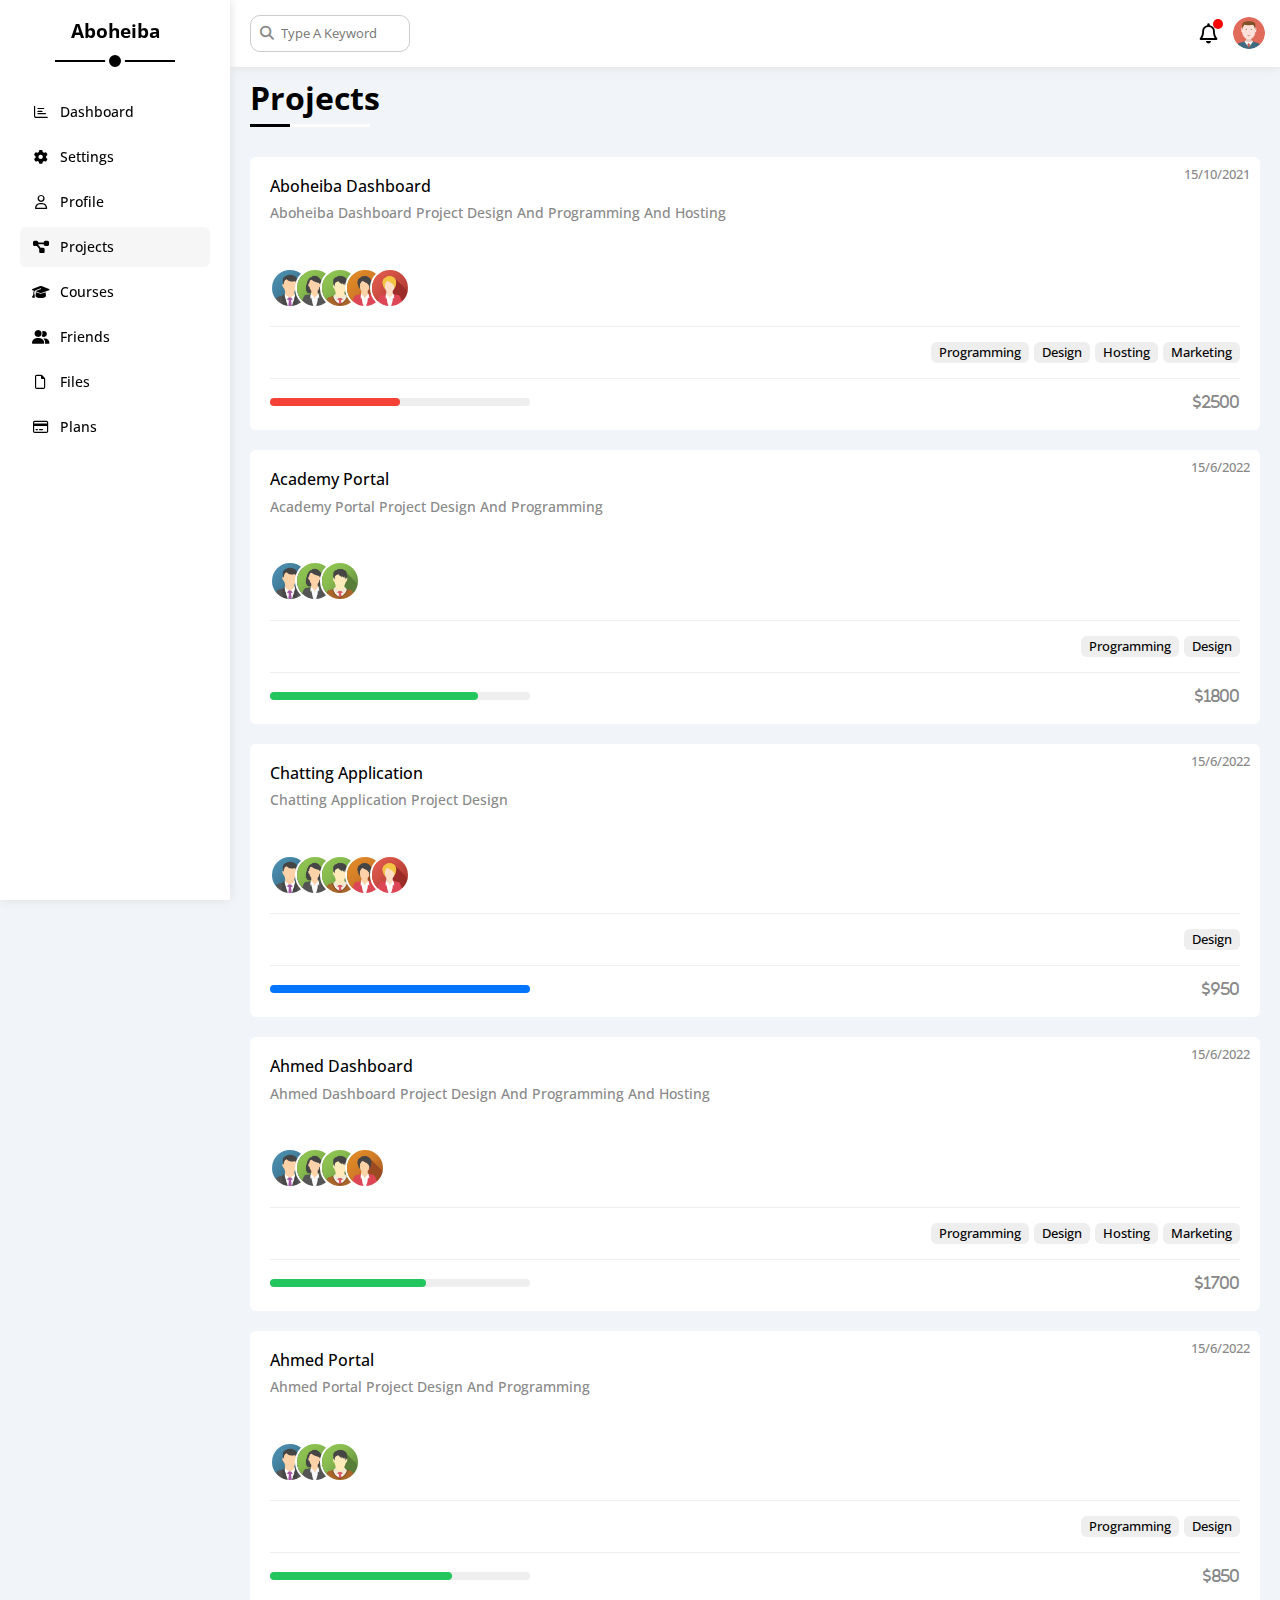
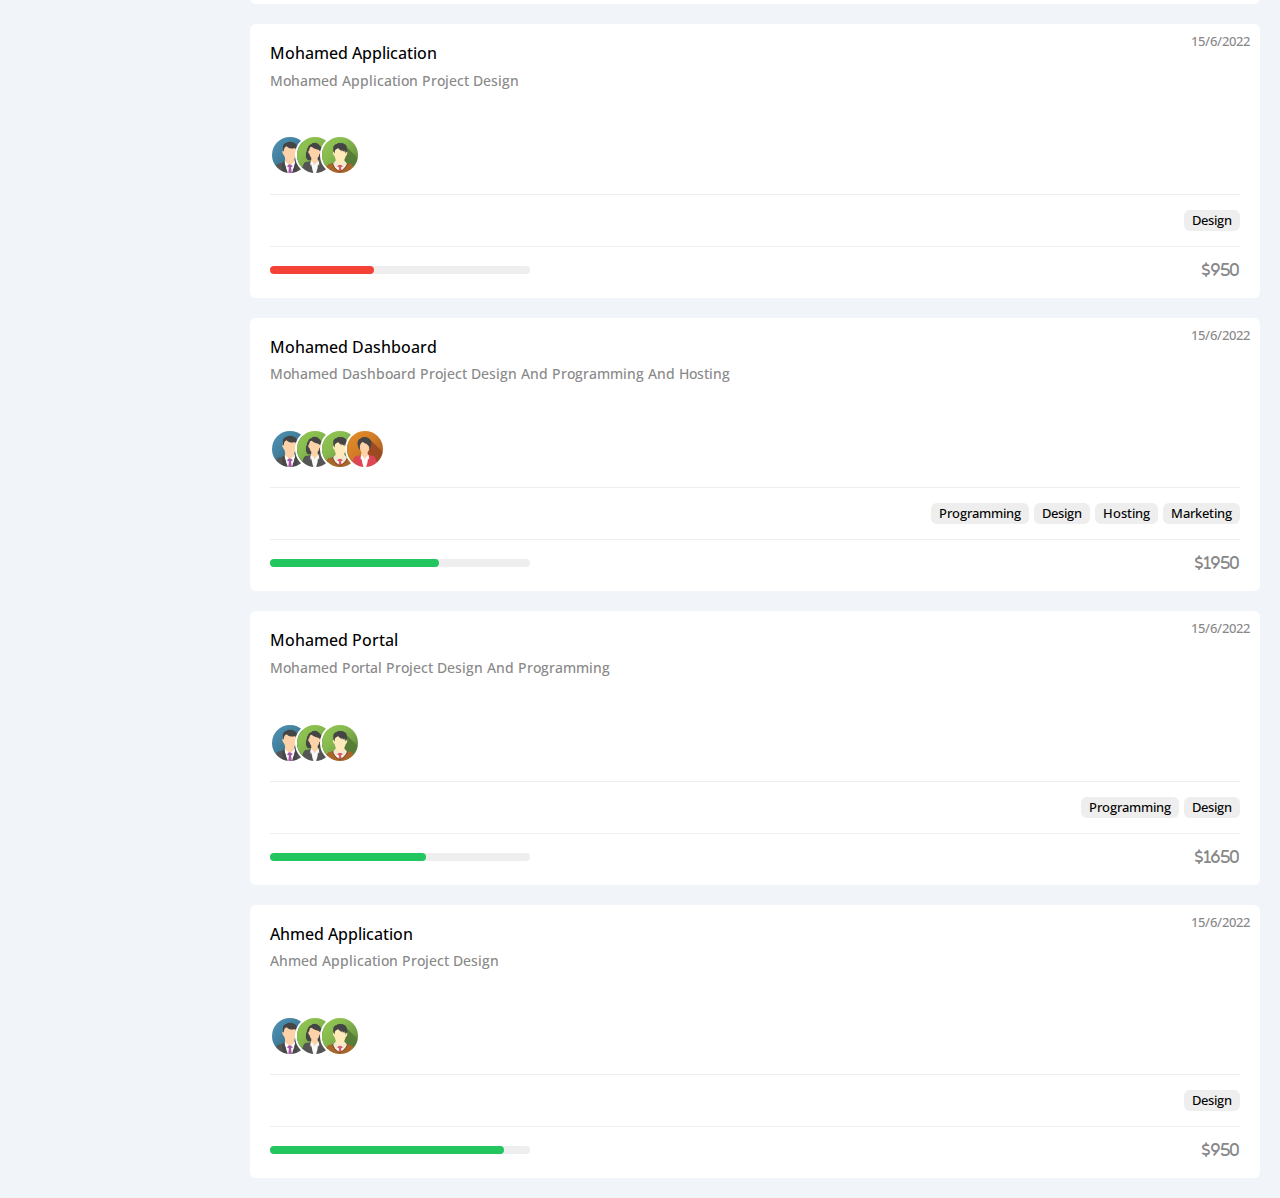
<file: projects.html>
<!DOCTYPE html>
<html lang="en">
  <head>
    <meta charset="UTF-8" />
    <meta http-equiv="X-UA-Compatible" content="IE=edge" />
    <meta name="viewport" content="width=device-width, initial-scale=1.0" />
    <title>Projects</title>
    <link rel="stylesheet" href="css/framwork.css" />
    <link rel="stylesheet" href="css/stylee.css" />
    <link rel="stylesheet" href="css/all.min.css" />
    <link rel="stylesheet" href="css/normalize.css" />
    <link rel="preconnect" href="https://fonts.googleapis.com" />
    <link rel="preconnect" href="https://fonts.gstatic.com" crossorigin />
    <link
      href="https://fonts.googleapis.com/css2?family=Open+Sans:ital,wght@0,300;0,400;0,500;0,600;0,700;0,800;1,300;1,400;1,500;1,600;1,700;1,800&display=swap"
      rel="stylesheet"
    />
  </head>
  <body>
    <div class="page">
      <div class="sidebar">
        <h3>Aboheiba</h3>
        <ul>
          <li>
            <a href="index.html">
              <i class="fa-regular fa-chart-bar fa-fw"></i>
              <span>Dashboard</span>
            </a>
          </li>
          <li>
            <a href="settings.html">
              <i class="fa-solid fa-gear fa-fw"></i>
              <span>Settings</span>
            </a>
          </li>
          <li>
            <a href="profile.html">
              <i class="fa-regular fa-user fa-fw"></i>
              <span>Profile</span>
            </a>
          </li>
          <li>
            <a href="projects.html" class="active">
              <i class="fa-solid fa-diagram-project fa-fw"></i>
              <span>Projects</span>
            </a>
          </li>
          <li>
            <a href="courses.html">
              <i class="fa-solid fa-graduation-cap fa-fw"></i>
              <span>Courses</span>
            </a>
          </li>
          <li>
            <a href="friens.html">
              <i class="fa-solid fa-user-group fa-fw"></i>
              <span>Friends</span>
            </a>
          </li>
          <li>
            <a href="">
              <i class="fa-regular fa-file fa-fw"></i>
              <span>Files</span>
            </a>
          </li>
          <li>
            <a href="">
              <i class="fa-regular fa-credit-card fa-fw"></i>
              <span>Plans</span>
            </a>
          </li>
        </ul>
      </div>
      <div class="content">
        <div class="head">
          <div class="search">
            <input type="search" placeholder="Type A Keyword" name="" id="" />
          </div>
          <div class="icons">
            <span>
              <i class="fa-regular fa-bell fa-lg"></i>
            </span>
            <img src="images/avatar.png" alt="" />
          </div>
        </div>
        <h1 class="main-title">Projects</h1>
        <div class="projects-page">
          <div class="project">
            <span>15/10/2021</span>
            <h4>Aboheiba Dashboard</h4>
            <p>Aboheiba Dashboard Project Design And Programming And Hosting</p>
            <div class="team">
              <a href="#"><img src="images/team-01.png" alt="team-01" /></a>
              <a href="#"><img src="images/team-02.png" alt="team-02" /></a>
              <a href="#"><img src="images/team-03.png" alt="team-03" /></a>
              <a href="#"><img src="images/team-04.png" alt="team-04" /></a>
              <a href="#"><img src="images/team-05.png" alt="team-05" /></a>
            </div>
            <div class="do">
              <span>Programming</span>
              <span>Design</span>
              <span>Hosting</span>
              <span>Marketing</span>
            </div>
            <div class="info">
              <div class="progress">
                <span class="bg-red" style="width: 50%"></span>
              </div>
              <div class="price">
                <i class="fa-solid fa-dollar-sign">2500</i>
              </div>
            </div>
          </div>
          <div class="project">
            <span>15/6/2022</span>
            <h4>Academy Portal</h4>
            <p>Academy Portal Project Design And Programming</p>
            <div class="team">
              <a href="#"><img src="images/team-01.png" alt="team-01" /></a>
              <a href="#"><img src="images/team-02.png" alt="team-02" /></a>
              <a href="#"><img src="images/team-03.png" alt="team-03" /></a>
            </div>
            <div class="do">
              <span>Programming</span>
              <span>Design</span>
            </div>
            <div class="info">
              <div class="progress">
                <span class="bg-gr" style="width: 80%"></span>
              </div>
              <div class="price">
                <i class="fa-solid fa-dollar-sign">1800</i>
              </div>
            </div>
          </div>
          <div class="project">
            <span>15/6/2022 </span>
            <h4>Chatting Application</h4>
            <p>Chatting Application Project Design</p>
            <div class="team">
              <a href="#"><img src="images/team-01.png" alt="team-01" /></a>
              <a href="#"><img src="images/team-02.png" alt="team-02" /></a>
              <a href="#"><img src="images/team-03.png" alt="team-03" /></a>
              <a href="#"><img src="images/team-04.png" alt="team-04" /></a>
              <a href="#"><img src="images/team-05.png" alt="team-05" /></a>
            </div>
            <div class="do">
              <span>Design</span>
            </div>
            <div class="info">
              <div class="progress">
                <span class="bg-bl" style="width: 100%"></span>
              </div>
              <div class="price">
                <i class="fa-solid fa-dollar-sign">950</i>
              </div>
            </div>
          </div>
          <div class="project">
            <span>15/6/2022</span>
            <h4>Ahmed Dashboard</h4>
            <p>Ahmed Dashboard Project Design And Programming And Hosting</p>
            <div class="team">
              <a href="#"><img src="images/team-01.png" alt="team-01" /></a>
              <a href="#"><img src="images/team-02.png" alt="team-02" /></a>
              <a href="#"><img src="images/team-03.png" alt="team-03" /></a>
              <a href="#"><img src="images/team-04.png" alt="team-04" /></a>
            </div>
            <div class="do">
              <span>Programming</span>
              <span>Design</span>
              <span>Hosting</span>
              <span>Marketing</span>
            </div>
            <div class="info">
              <div class="progress">
                <span class="bg-gr" style="width: 60%"></span>
              </div>
              <div class="price">
                <i class="fa-solid fa-dollar-sign">1700</i>
              </div>
            </div>
          </div>
          <div class="project">
            <span>15/6/2022</span>
            <h4>Ahmed Portal</h4>
            <p>Ahmed Portal Project Design And Programming</p>
            <div class="team">
              <a href="#"><img src="images/team-01.png" alt="team-01" /></a>
              <a href="#"><img src="images/team-02.png" alt="team-02" /></a>
              <a href="#"><img src="images/team-03.png" alt="team-03" /></a>
            </div>
            <div class="do">
              <span>Programming</span>
              <span>Design</span>
            </div>
            <div class="info">
              <div class="progress">
                <span class="bg-gr" style="width: 70%"></span>
              </div>
              <div class="price">
                <i class="fa-solid fa-dollar-sign">850</i>
              </div>
            </div>
          </div>
          <div class="project">
            <span>15/6/2022 </span>
            <h4>Mohamed Application</h4>
            <p>Mohamed Application Project Design</p>
            <div class="team">
              <a href="#"><img src="images/team-01.png" alt="team-01" /></a>
              <a href="#"><img src="images/team-02.png" alt="team-02" /></a>
              <a href="#"><img src="images/team-03.png" alt="team-03" /></a>
            </div>
            <div class="do">
              <span>Design</span>
            </div>
            <div class="info">
              <div class="progress">
                <span class="bg-red" style="width: 40%"></span>
              </div>
              <div class="price">
                <i class="fa-solid fa-dollar-sign">950</i>
              </div>
            </div>
          </div>
          <div class="project">
            <span>15/6/2022</span>
            <h4>Mohamed Dashboard</h4>
            <p>Mohamed Dashboard Project Design And Programming And Hosting</p>
            <div class="team">
              <a href="#"><img src="images/team-01.png" alt="team-01" /></a>
              <a href="#"><img src="images/team-02.png" alt="team-02" /></a>
              <a href="#"><img src="images/team-03.png" alt="team-03" /></a>
              <a href="#"><img src="images/team-04.png" alt="team-04" /></a>
            </div>
            <div class="do">
              <span>Programming</span>
              <span>Design</span>
              <span>Hosting</span>
              <span>Marketing</span>
            </div>
            <div class="info">
              <div class="progress">
                <span class="bg-gr" style="width: 65%"></span>
              </div>
              <div class="price">
                <i class="fa-solid fa-dollar-sign">1950</i>
              </div>
            </div>
          </div>
          <div class="project">
            <span>15/6/2022</span>
            <h4>Mohamed Portal</h4>
            <p>Mohamed Portal Project Design And Programming</p>
            <div class="team">
              <a href="#"><img src="images/team-01.png" alt="team-01" /></a>
              <a href="#"><img src="images/team-02.png" alt="team-02" /></a>
              <a href="#"><img src="images/team-03.png" alt="team-03" /></a>
            </div>
            <div class="do">
              <span>Programming</span>
              <span>Design</span>
            </div>
            <div class="info">
              <div class="progress">
                <span class="bg-gr" style="width: 60%"></span>
              </div>
              <div class="price">
                <i class="fa-solid fa-dollar-sign">1650</i>
              </div>
            </div>
          </div>
          <div class="project">
            <span>15/6/2022</span>
            <h4>Ahmed Application</h4>
            <p>Ahmed Application Project Design</p>
            <div class="team">
              <a href="#"><img src="images/team-01.png" alt="team-01" /></a>
              <a href="#"><img src="images/team-02.png" alt="team-02" /></a>
              <a href="#"><img src="images/team-03.png" alt="team-03" /></a>
            </div>
            <div class="do">
              <span>Design</span>
            </div>
            <div class="info">
              <div class="progress">
                <span class="bg-gr" style="width: 90%"></span>
              </div>
              <div class="price">
                <i class="fa-solid fa-dollar-sign">950</i>
              </div>
            </div>
          </div>
        </div>
      </div>
    </div>
  </body>
</html>
</file>
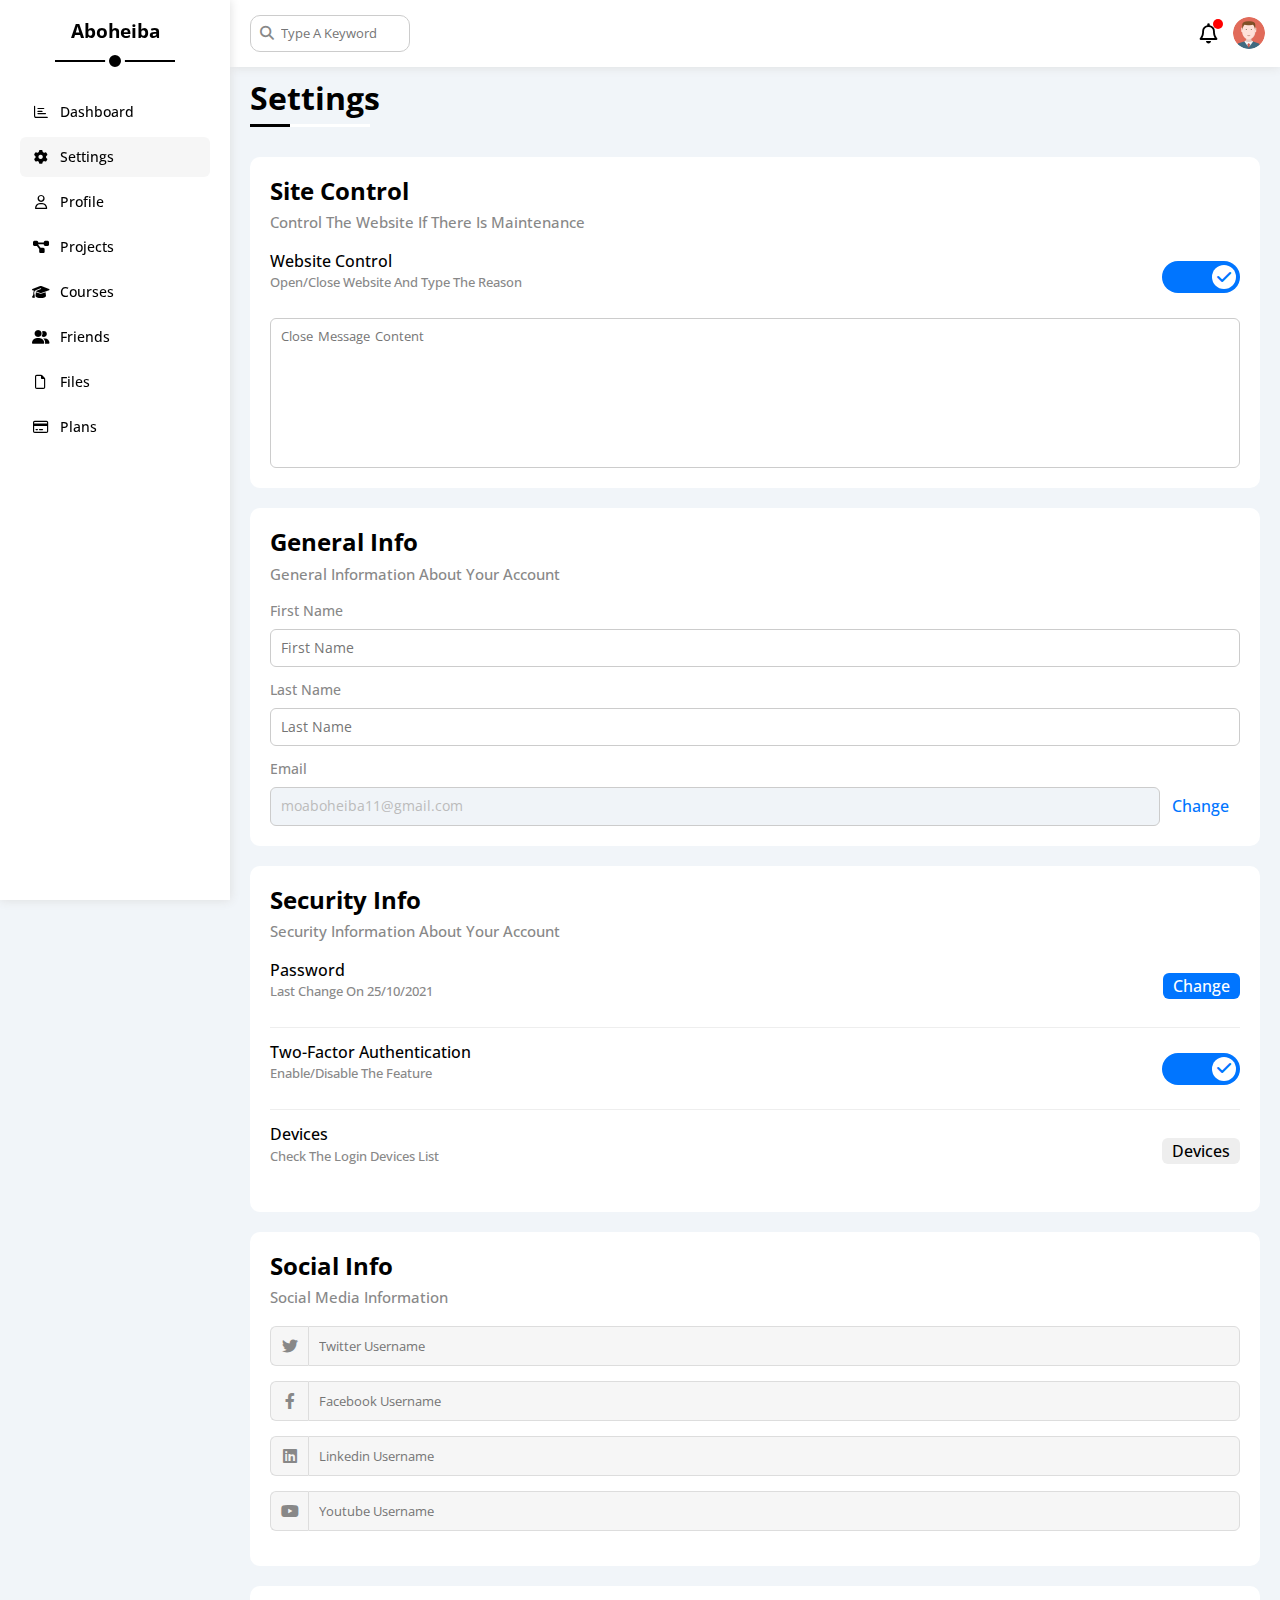
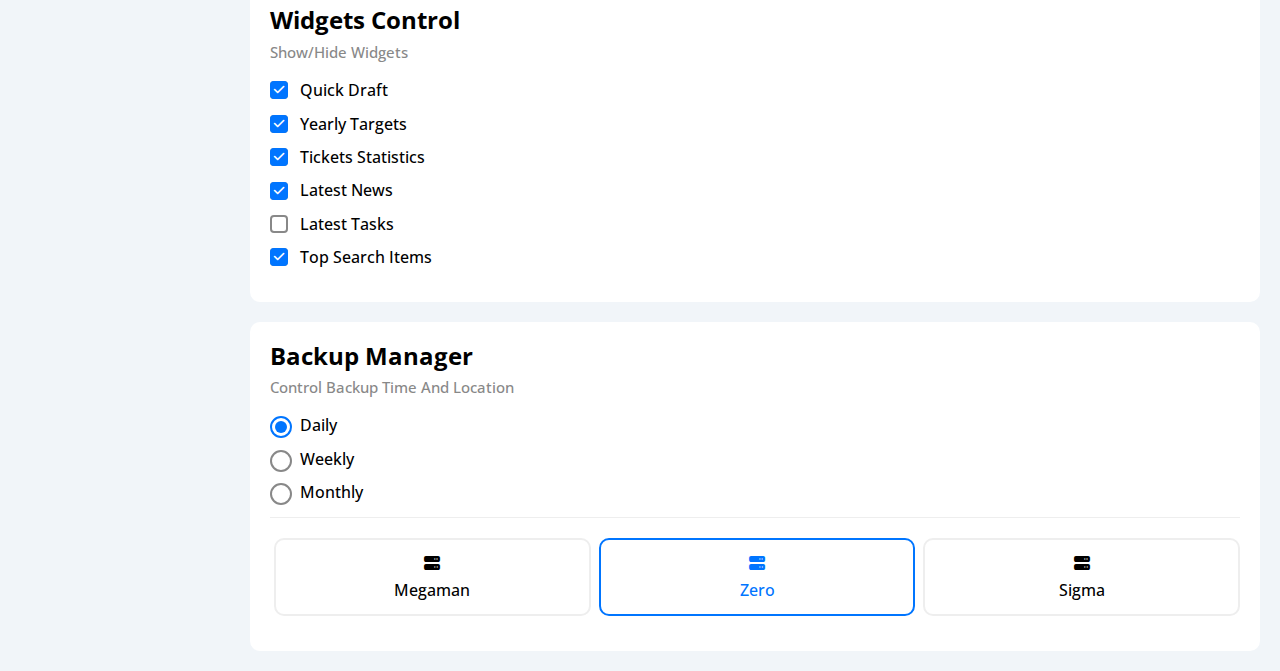
<file: settings.html>
<!DOCTYPE html>
<html lang="en">
  <head>
    <meta charset="UTF-8" />
    <meta http-equiv="X-UA-Compatible" content="IE=edge" />
    <meta name="viewport" content="width=device-width, initial-scale=1.0" />
    <title>Settings</title>
    <link rel="stylesheet" href="css/framwork.css" />
    <link rel="stylesheet" href="css/stylee.css" />
    <link rel="stylesheet" href="css/all.min.css" />
    <link rel="stylesheet" href="css/normalize.css" />
    <link rel="preconnect" href="https://fonts.googleapis.com" />
    <link rel="preconnect" href="https://fonts.gstatic.com" crossorigin />
    <link
      href="https://fonts.googleapis.com/css2?family=Open+Sans:ital,wght@0,300;0,400;0,500;0,600;0,700;0,800;1,300;1,400;1,500;1,600;1,700;1,800&display=swap"
      rel="stylesheet"
    />
  </head>
  <body>
    <div class="page">
      <div class="sidebar">
        <h3>Aboheiba</h3>
        <ul>
          <li>
            <a href="index.html">
              <i class="fa-regular fa-chart-bar fa-fw"></i>
              <span>Dashboard</span>
            </a>
          </li>
          <li>
            <a href="" class="active">
              <i class="fa-solid fa-gear fa-fw"></i>
              <span>Settings</span>
            </a>
          </li>
          <li>
            <a href="profile.html">
              <i class="fa-regular fa-user fa-fw"></i>
              <span>Profile</span>
            </a>
          </li>
          <li>
            <a href="projects.html">
              <i class="fa-solid fa-diagram-project fa-fw"></i>
              <span>Projects</span>
            </a>
          </li>
          <li>
            <a href="courses.html">
              <i class="fa-solid fa-graduation-cap fa-fw"></i>
              <span>Courses</span>
            </a>
          </li>
          <li>
            <a href="friens.html">
              <i class="fa-solid fa-user-group fa-fw"></i>
              <span>Friends</span>
            </a>
          </li>
          <li>
            <a href="">
              <i class="fa-regular fa-file fa-fw"></i>
              <span>Files</span>
            </a>
          </li>
          <li>
            <a href="">
              <i class="fa-regular fa-credit-card fa-fw"></i>
              <span>Plans</span>
            </a>
          </li>
        </ul>
      </div>
      <div class="content">
        <div class="head">
          <div class="search">
            <input type="search" placeholder="Type A Keyword" name="" id="" />
          </div>
          <div class="icons">
            <span>
              <i class="fa-regular fa-bell fa-lg"></i>
            </span>
            <img src="images/avatar.png" alt="" />
          </div>
        </div>
        <h1 class="main-title">Settings</h1>
        <div class="settings-page">
          <div class="main">
            <h2 class="mb-10">Site Control</h2>
            <p class="mb-20 mt-0 fs-15 co-gray fw-500">
              Control The Website If There Is Maintenance
            </p>
            <div class="mb-15 fl-sb">
              <div>
                <span class="fw-500">Website Control</span>
                <p class="co-gray fs-13 mt-5 fw-500 mb-13">
                  Open/Close Website And Type The Reason
                </p>
              </div>
              <div>
                <label>
                  <input type="checkbox" class="toggle-checkbox" checked />
                  <div class="toggle-switch"></div>
                </label>
              </div>
            </div>
            <textarea name="" placeholder="Close Message Content"></textarea>
          </div>
          <div class="main">
            <h2 class="mb-10">General Info</h2>
            <p class="mb-20 mt-0 fs-15 co-gray fw-500">
              General Information About Your Account
            </p>
            <div class="form">
              <form>
                <label for="f-name">First Name</label>
                <input
                  type="text"
                  name="First Name"
                  id="f-name"
                  placeholder="First Name"
                />
                <label for="l-name">Last Name</label>
                <input
                  type="text"
                  name="Last Name"
                  id="l-name"
                  placeholder="Last Name"
                />
                <label>Email</label>
                <div class="d-flex">
                  <input
                    type="email"
                    name="email"
                    value="moaboheiba11@gmail.com"
                    disabled
                  />
                  <input type="reset" value="Change" />
                </div>
              </form>
            </div>
          </div>
          <div class="main">
            <h2 class="mb-10">Security Info</h2>
            <p class="mb-20 mt-0 fs-15 co-gray fw-500">
              Security Information About Your Account
            </p>
            <div class="sec-box">
              <div>
                <span>Password</span>
                <p>Last Change On 25/10/2021</p>
              </div>
              <a href="" class="bg-bl c-white">Change</a>
            </div>
            <div class="sec-box">
              <div>
                <span>Two-Factor Authentication</span>
                <p>Enable/Disable The Feature</p>
              </div>
              <div>
                <label>
                  <input type="checkbox" class="toggle-checkbox" checked />
                  <div class="toggle-switch"></div>
                </label>
              </div>
            </div>
            <div class="sec-box">
              <div>
                <span>Devices</span>
                <p>Check The Login Devices List</p>
              </div>
              <a href="" class="bg-eee c-black">Devices</a>
            </div>
          </div>
          <div class="main social-boxes">
            <h2 class="mb-10">Social Info</h2>
            <p class="mb-20 mt-0 fs-15 co-gray fw-500">
              Social Media Information
            </p>
            <div>
              <i class="fa-brands fa-twitter"></i>
              <input type="text" placeholder="Twitter Username" />
            </div>
            <div>
              <i class="fa-brands fa-facebook-f"></i>
              <input type="text" placeholder="Facebook Username" />
            </div>
            <div>
              <i class="fa-brands fa-linkedin"></i>
              <input type="text" placeholder="Linkedin Username" />
            </div>
            <div>
              <i class="fa-brands fa-youtube"></i>
              <input type="text" placeholder="Youtube Username" />
            </div>
          </div>
          <div class="main">
            <h2 class="mb-10">Widgets Control</h2>
            <p class="mb-20 mt-0 fs-15 co-gray fw-500">Show/Hide Widgets</p>
            <div class="control">
              <input type="checkbox" id="one" checked />
              <label for="one">Quick Draft</label>
            </div>
            <div class="control">
              <input type="checkbox" checked id="two" />
              <label for="two">Yearly Targets</label>
            </div>
            <div class="control">
              <input type="checkbox" checked id="three" />
              <label for="three">Tickets Statistics</label>
            </div>
            <div class="control">
              <input type="checkbox" checked id="four" />
              <label for="four">Latest News</label>
            </div>
            <div class="control">
              <input type="checkbox" name="" id="five" />
              <label for="five">Latest Tasks</label>
            </div>
            <div class="control">
              <input type="checkbox" checked id="six" />
              <label for="six">Top Search Items</label>
            </div>
          </div>
          <div class="main">
            <h2 class="mb-10">Backup Manager</h2>
            <p class="mb-20 mt-0 fs-15 co-gray fw-500">
              Control Backup Time And Location
            </p>
            <div class="date">
              <input type="radio" checked name="backup" id="daily" />
              <label for="daily">Daily</label>
            </div>
            <div class="date">
              <input type="radio" name="backup" id="weekly" />
              <label for="weekly">Weekly</label>
            </div>
            <div class="date">
              <input type="radio" name="backup" id="monthly" />
              <label for="monthly">Monthly</label>
            </div>
            <div class="services">
              <input type="radio" name="services" id="service-one" />
              <div class="service">
                <label for="service-one">
                  <i class="fa-solid fa-server"></i>
                  Megaman
                </label>
              </div>
              <input type="radio" name="services" id="service-two" checked />
              <div class="service">
                <label for="service-two">
                  <i class="fa-solid fa-server"></i>
                  Zero
                </label>
              </div>
              <input type="radio" name="services" id="service-three" />
              <div class="service">
                <label for="service-three">
                  <i class="fa-solid fa-server"></i>
                  Sigma
                </label>
              </div>
            </div>
          </div>
        </div>
      </div>
    </div>
  </body>
</html>
</file>
<file: css/framwork.css>
:root {
  --blue-color: #0075ff;
  --blue-alt-color: #0d69d5;
  --orange-color: #f59e0b;
  --green-color: #22c55e;
  --red-color: #f44336;
  --grey-color: #888;
}
/* colors */
.bg-bl {
  background-color: var(--blue-color);
}
.bg-alt-bl {
  background-color: rgb(0 117 255 / 20%);
}
.co-bl {
  color: var(--blue-color);
}
.bg-or {
  background-color: var(--orange-color);
}
.bg-alt-or {
  background-color: rgb(245 158 11 / 20%);
}
.co-or {
  color: var(--orange-color);
}
.bg-gr {
  background-color: var(--green-color);
}
.bg-alt-gr {
  background-color: rgb(34 197 94 / 20%);
}
.co-gr {
  color: var(--green-color);
}
.co-red {
  color: var(--red-color);
}
.bg-red {
  background-color: var(--red-color);
}
.co-gray {
  color: var(--grey-color);
}
.bg-eee {
  background-color: #eee;
}
.c-white {
  color: white;
}
.c-black {
  color: black;
}
/* colors */
/* flex  */
.d-flex {
  display: flex;
}
.al-c {
  align-items: center;
}
.ju-c {
  justify-content: center;
}
.fl-c {
  display: flex;
  align-items: center;
  justify-content: center;
}
.fl-sb {
  display: flex;
  align-items: center;
  justify-content: space-between;
}
.gap-20 {
  gap: 20px;
}
.flx-wrap {
  flex-wrap: wrap;
}
/* flex  */
/* text  */
.tx-c {
  text-align: center;
}
.txt-dc {
  text-decoration: line-through;
}
.fs-13 {
  font-size: 13px;
}
.fs-14 {
  font-size: 14px;
}
.fs-15 {
  font-size: 15px;
}
.fw-500 {
  font-weight: 500;
}
/* text  */
/* border */
.bo-ra {
  border-radius: 6px;
  -webkit-border-radius: 6px;
  -moz-border-radius: 6px;
  -ms-border-radius: 6px;
  -o-border-radius: 6px;
}
/* border */
/* margin */
.mb-10 {
  margin-bottom: 10px;
}
.mb-13 {
  margin-bottom: 13px;
}
.mb-15 {
  margin-bottom: 15px;
}
.mb-16 {
  margin-bottom: 16px;
}
.mb-20 {
  margin-bottom: 20px;
}
.mt-0 {
  margin-top: 0;
}
.mt-5 {
  margin-top: 5px;
}
.mt-10 {
  margin-top: 10px;
}
/* margin */
.d-block {
  display: block;
}
</file>
<file: css/stylee.css>
:root {
  --blue-color: #0075ff;
  --blue-alt-color: #0d69d5;
  --orange-color: #f59e0b;
  --green-color: #22c55e;
  --red-color: #f44336;
  --grey-color: #888;
}
* {
  box-sizing: border-box;
  padding: 0;
  margin: 0;
}
*:focus {
  outline: none;
}
ul {
  list-style: none;
}
a {
  text-decoration: none;
}
body {
  font-family: "Open Sans", sans-serif;
}
html {
  scroll-behavior: smooth;
}
/* Scrollbar */
::-webkit-scrollbar {
  width: 15px;
}
::-webkit-scrollbar-track {
  background-color: white;
}
::-webkit-scrollbar-thumb {
  background-color: var(--blue-color);
}
::-webkit-scrollbar-thumb:hover {
  background-color: var(--blue-alt-color);
}
/* Scrollbar */

.page {
  background-color: #f1f5f9;
  min-height: 100vh;
  display: flex;
}
.page .sidebar {
  background-color: white;
  width: 230px;
  box-shadow: 0 0 10px #ddd;
  padding: 20px;
  position: fixed;
  z-index: 1000;
  min-height: 100vh;
}
@media (max-width: 767px) {
  .page .sidebar {
    width: 58px;
    padding: 10px;
  }
}
.page .sidebar > h3 {
  text-align: center;
  position: relative;
  margin-bottom: 50px;
}
@media (max-width: 767px) {
  .page .sidebar > h3 {
    display: none;
    margin-bottom: 15px;
  }
}
.page .sidebar > h3::before,
.page .sidebar > h3::after {
  content: "";
  position: absolute;
  background-color: black;
  transform: translatex(-50%);
  left: 50%;
}
.page .sidebar > h3::before {
  height: 2px;
  width: 120px;
  bottom: -20px;
}
.page .sidebar > h3::after {
  width: 12px;
  height: 12px;
  border-radius: 50%;
  -webkit-border-radius: 50%;
  -moz-border-radius: 50%;
  -ms-border-radius: 50%;
  -o-border-radius: 50%;
  border: 4px solid white;
  bottom: -29px;
}
@media (max-width: 767px) {
  .page .sidebar > h3::before,
  .page .sidebar > h3::after {
    display: none;
  }
}
.page .sidebar ul li a {
  font-size: 14px;
  padding: 12px;
  display: flex;
  align-items: center;
  margin-bottom: 5px;
  color: black;
  border-radius: 6px;
  -webkit-border-radius: 6px;
  -moz-border-radius: 6px;
  -ms-border-radius: 6px;
  -o-border-radius: 6px;
  font-weight: 500;
  transition: 0.3s;
  -webkit-transition: 0.3s;
  -moz-transition: 0.3s;
  -ms-transition: 0.3s;
  -o-transition: 0.3s;
}
.page .sidebar ul li a.active {
  background-color: #f6f6f6;
}
.page .sidebar ul li a span {
  margin-left: 10px;
  font-size: 14px;
}
@media (max-width: 767px) {
  .page .sidebar ul li a span {
    display: none;
  }
}
.page .sidebar ul li a:hover {
  background-color: #f6f6f6;
}
.page .content {
  width: calc(100% - 230px);
  overflow: hidden;
  position: relative;
  left: 230px;
}
@media (max-width: 767px) {
  .page .content {
    width: calc(100% - 58px);
    left: 58px;
  }
}
.page .content .head {
  padding: 15px;
  background-color: white;
  display: flex;
  justify-content: space-between;
  position: fixed;
  width: calc(100% - 230px);
  z-index: 999;
  box-shadow: 0 0 10px #ddd;
}
@media (max-width: 767px) {
  .page .content .head {
    width: calc(100% - 58px);
  }
}
.page .content .head .search {
  position: relative;
}
.page .content .head .search::before {
  font-family: "Font Awesome 6 Free";
  content: "\f002";
  font-weight: 900;
  position: absolute;
  top: 50%;
  left: 15px;
  transform: translateY(-50%);
  font-size: 14px;
  color: var(--grey-color);
}
.page .content .head .search input[type="search"] {
  width: 160px;
  border: 1px solid #ccc;
  padding: 10px;
  padding-left: 30px;
  margin-left: 5px;
  font-size: 13px;
  border-radius: 10px;
  -webkit-border-radius: 10px;
  -moz-border-radius: 10px;
  -ms-border-radius: 10px;
  -o-border-radius: 10px;
  transition: width 0.3s;
  -webkit-transition: width 0.3s;
  -moz-transition: width 0.3s;
  -ms-transition: width 0.3s;
  -o-transition: width 0.3s;
}
.page .content .head .search input:focus {
  width: 200px;
}
.page .content .head .search input:focus::placeholder {
  opacity: 0;
}
.page .content .head .icons {
  display: flex;
  align-items: center;
}
.page .content .head .icons span {
  position: relative;
}
.page .content .head .icons span::before {
  content: "";
  width: 10px;
  height: 10px;
  background-color: red;
  position: absolute;
  right: -5px;
  top: -5px;
  border-radius: 50%;
  -webkit-border-radius: 50%;
  -moz-border-radius: 50%;
  -ms-border-radius: 50%;
  -o-border-radius: 50%;
}
.page .content .head .icons img {
  width: 32px;
  height: 32px;
  margin-left: 15px;
  border-radius: 50%;
  -webkit-border-radius: 50%;
  -moz-border-radius: 50%;
  -ms-border-radius: 50%;
  -o-border-radius: 50%;
}
.page .content h1.main-title {
  margin: 80px 20px 40px;
  position: relative;
}
.page .content h1.main-title::before,
.page .content h1.main-title::after {
  content: "";
  position: absolute;
  height: 3px;
  left: 0;
  bottom: -10px;
}
.page .content h1.main-title::before {
  background-color: white;
  width: 120px;
}
.page .content h1.main-title::after {
  background-color: black;
  width: 40px;
}
.page .content .wrapper {
  margin-left: 20px;
  margin-right: 20px;
  margin-bottom: 20px;
  display: grid;
  gap: 20px;
  grid-template-columns: repeat(auto-fill, minmax(450px, 1fr));
}
@media (max-width: 767px) {
  .page .content .wrapper {
    grid-template-columns: repeat(auto-fill, minmax(250px, 1fr));
    margin-left: 10px;
    margin-right: 10px;
  }
}
.main {
  border-radius: 10px;
  -webkit-border-radius: 10px;
  -moz-border-radius: 10px;
  -ms-border-radius: 10px;
  -o-border-radius: 10px;
  background-color: white;
}
.page .content .wrapper .welcome {
  overflow: hidden;
}
.page .content .wrapper .welcome .intro {
  padding: 20px;
  background-color: #eee;
  display: flex;
  justify-content: space-between;
}
.page .content .wrapper .welcome .intro .text p {
  margin-top: 5px;
  color: var(--grey-color);
  font-weight: 500;
}
.page .content .wrapper .welcome .intro img {
  width: 200px;
  margin-bottom: -10px;
}
@media (max-width: 767px) {
  .page .content .wrapper .welcome .intro img {
    width: 150px;
  }
}
.page .content .wrapper .welcome img.avatar {
  width: 64px;
  height: 64px;
  border: 2px solid white;
  margin-left: 20px;
  margin-top: -32px;
  padding: 2px;
  box-shadow: 0 0 5px #ddd;
  border-radius: 50%;
  -webkit-border-radius: 50%;
  -moz-border-radius: 50%;
  -ms-border-radius: 50%;
  -o-border-radius: 50%;
}
.page .content .wrapper .welcome .info {
  margin: 20px 0;
  border-top: 1px solid #eee;
  border-bottom: 1px solid #eee;
  padding: 20px;
  display: flex;
  text-align: center;
}
.page .content .wrapper .welcome .info div {
  flex: 1;
  font-weight: 500;
}
.page .content .wrapper .welcome .info div span {
  margin-top: 10px;
  color: var(--grey-color);
  font-size: 14px;
  display: block;
}
.page .content .wrapper .welcome a.vist {
  display: block;
  width: fit-content;
  padding: 4px 10px;
  font-size: 14px;
  background-color: var(--blue-color);
  color: white;
  margin: 0 15px 15px auto;
  transition: 0.3s;
  border-radius: 6px;
  -webkit-border-radius: 6px;
  -moz-border-radius: 6px;
  -ms-border-radius: 6px;
  -o-border-radius: 6px;
}
.page .content .wrapper .welcome a.vist:hover {
  background-color: var(--blue-alt-color);
}
.page .content .wrapper .quick-draft {
  overflow: hidden;
  padding: 20px;
}
.page .content .wrapper .quick-draft p {
  margin-top: 10px;
  color: var(--grey-color);
  font-size: 15px;
  margin-bottom: 20px;
  font-weight: 500;
}
.page .content .wrapper .quick-draft form {
  display: flex;
  flex-direction: column;
}
.page .content .wrapper .quick-draft form input[type="text"] {
  padding: 10px;
  border: none;
  background-color: #eee;
  border-radius: 6px;
  font-size: 13px;
  margin-bottom: 20px;
}
.page .content .wrapper .quick-draft form textarea {
  padding: 10px;
  border: none;
  background-color: #eee;
  border-radius: 6px;
  resize: none;
  min-height: 180px;
  font-size: 13px;
  margin-bottom: 20px;
  -webkit-border-radius: 6px;
  -moz-border-radius: 6px;
  -ms-border-radius: 6px;
  -o-border-radius: 6px;
}
.page .content .wrapper .quick-draft form input[type="submit"] {
  padding: 4px 10px;
  color: white;
  border: none;
  background-color: var(--blue-color);
  border-radius: 6px;
  width: fit-content;
  font-size: 14px;
  margin-left: auto;
  cursor: pointer;
  transition: 0.3s;
  -webkit-transition: 0.3s;
  -moz-transition: 0.3s;
  -ms-transition: 0.3s;
  -o-transition: 0.3s;
}
.page .content .wrapper .quick-draft form input[type="submit"]:hover {
  background-color: var(--blue-alt-color);
}
.page .content .wrapper .targets {
  padding: 20px;
}
.page .content .wrapper .targets h2 {
  margin-bottom: 10px;
}
.page .content .wrapper .targets p {
  color: var(--grey-color);
  font-weight: 500;
}
.page .content .wrapper .targets .target-row {
  display: flex;
  margin-top: 20px;
}
.page .content .wrapper .targets .target-row .icon {
  width: 80px;
  height: 80px;
  display: flex;
  justify-content: center;
  align-items: center;
  margin-right: 15px;
}
.page .content .wrapper .targets .target-row .details {
  flex: 1;
}
.page .content .wrapper .targets .target-row .details span.money {
  font-size: 14px;
  color: var(--grey-color);
}
.page .content .wrapper .targets .target-row .details span.price {
  font-size: 16px;
  margin: 5px 0 10px;
  font-weight: bold;
  display: block;
}
.content .wrapper .targets .target-row .details .progress {
  height: 4px;
  position: relative;
}
.content .wrapper .targets .details .progress span.prog {
  position: absolute;
  left: 0;
  top: 0;
  height: 100%;
}
.content .wrapper .targets .details .progress span.prog span {
  position: absolute;
  right: -16px;
  bottom: 16px;
  color: white;
  padding: 3px 5px;
  font-size: 13px;
  font-weight: bold;
  border-radius: 6px;
  -webkit-border-radius: 6px;
  -moz-border-radius: 6px;
  -ms-border-radius: 6px;
  -o-border-radius: 6px;
}
.content .wrapper .targets .details .progress span.prog span::after {
  content: "";
  border-style: solid;
  border-width: 6px;
  border-color: transparent;
  position: absolute;
  bottom: -10px;
  left: 50%;
  transform: translateX(-50%);
}
.content .wrapper .targets .details .progress span.prog span.one::after {
  border-top-color: var(--blue-color);
}
.content .wrapper .targets .details .progress span.prog span.two::after {
  border-top-color: var(--orange-color);
}
.content .wrapper .targets .details .progress span.prog span.three::after {
  border-top-color: var(--green-color);
}
.content .wrapper .statistics {
  padding: 20px;
}
.content .wrapper .statistics h2 {
  margin-bottom: 10px;
}
.content .wrapper .statistics p {
  color: var(--grey-color);
  font-weight: 500;
  margin-bottom: 20px;
}
.content .wrapper .statistics .box {
  width: calc(50% - 10px);
  border: 1px solid #ccc;
  font-size: 13px;
  color: var(--grey-color);
  padding: 20px;
  border-radius: 10px;
  -webkit-border-radius: 10px;
  -moz-border-radius: 10px;
  -ms-border-radius: 10px;
  -o-border-radius: 10px;
}
@media (max-width: 767px) {
  .content .wrapper .statistics .box {
    width: 100%;
  }
}
.content .wrapper .statistics .box span {
  color: black;
  font-size: 25px;
  font-weight: bold;
  margin-bottom: 5px;
}
.content .wrapper .news {
  padding: 20px;
}
.content .wrapper .news h2 {
  margin-bottom: 20px;
}
.content .wrapper .news .news-row {
  display: flex;
  padding-bottom: 20px;
  align-items: center;
}
@media (max-width: 767px) {
  .content .wrapper .news .news-row {
    flex-direction: column;
    text-align: center;
  }
}
.content .wrapper .news .news-row:not(:last-of-type) {
  border-bottom: 1px solid #eee;
}
.content .wrapper .news img {
  width: 100px;
  margin-right: 15px;
  border-radius: 10px;
  -webkit-border-radius: 10px;
  -moz-border-radius: 10px;
  -ms-border-radius: 10px;
  -o-border-radius: 10px;
}
@media (max-width: 767px) {
  .content .wrapper .news img {
    margin: 0 0 10px;
  }
}
.content .wrapper .news-row .info {
  flex-grow: 1;
}
.content .wrapper .news-row .info h3 {
  margin: 0 0 6px;
  font-size: 16px;
}
.content .wrapper .news-row .info p {
  font-size: 14px;
  color: var(--grey-color);
}
@media (max-width: 767px) {
  .content .wrapper .news-row .info p {
    margin-bottom: 10px;
  }
}
.content .wrapper .news-row .btn {
  background-color: #eee;
  font-size: 13px;
  padding: 4px 10px;
  border-radius: 6px;
  -webkit-border-radius: 6px;
  -moz-border-radius: 6px;
  -ms-border-radius: 6px;
  -o-border-radius: 6px;
}
.content .wrapper .tasks {
  padding: 20px;
}
.content .wrapper .tasks h2 {
  margin-bottom: 20px;
}
.content .wrapper .tasks .tasks-row {
  display: flex;
  align-items: center;
  justify-content: space-between;
}
.content .wrapper .tasks .tasks-row:not(:last-of-type) {
  padding-bottom: 20px;
  margin-bottom: 20px;
}
.content .wrapper .tasks .tasks-row .special {
  opacity: 0.3;
}
.content .wrapper .tasks .tasks-row .info h3 {
  font-size: 15px;
  margin-bottom: 5px;
}
.content .wrapper .tasks .tasks-row .info p {
  color: var(--grey-color);
}
.content .wrapper .tasks .tasks-row i {
  cursor: pointer;
  transition: 0.3s;
  -webkit-transition: 0.3s;
  -moz-transition: 0.3s;
  -ms-transition: 0.3s;
  -o-transition: 0.3s;
}
.content .wrapper .tasks .tasks-row i:hover {
  color: var(--red-color);
}
.content .wrapper .search {
  padding: 20px;
}
.content .wrapper .search .items-head {
  color: var(--grey-color);
  display: flex;
  justify-content: space-between;
  font-weight: 500;
  margin-bottom: 10px;
}
.content .wrapper .search .item {
  display: flex;
  justify-content: space-between;
  align-items: center;
  font-weight: 500;
  padding: 15px 0;
}
.content .wrapper .search .item span:last-of-type {
  background-color: #eee;
  padding: 4px 10px;
  font-size: 13px;
  border-radius: 6px;
  -webkit-border-radius: 6px;
  -moz-border-radius: 6px;
  -ms-border-radius: 6px;
  -o-border-radius: 6px;
}
.content .wrapper .uploads {
  padding: 20px;
}
.content .wrapper .uploads .uploads-row {
  display: flex;
  align-items: center;
}
.content .wrapper .uploads .uploads-row:not(:last-of-type) {
  margin-bottom: 10px;
  padding-bottom: 10px;
  border-bottom: 1px solid #eee;
}
.content .wrapper .uploads .uploads-row img {
  width: 40px;
  height: 40px;
  margin-right: 10px;
}
.content .wrapper .uploads .uploads-row .file-name {
  flex: 1;
}
.content .wrapper .uploads .uploads-row .file-name span {
  display: block;
}
.content .wrapper .uploads .uploads-row .file-name span:last-of-type {
  font-size: 15px;
  color: var(--grey-color);
}
.content .wrapper .uploads .uploads-row .file-storage {
  background-color: #eee;
  font-size: 13px;
  padding: 4px 10px;
  border-radius: 6px;
}
.wrapper .project-progress {
  padding: 20px;
  position: relative;
}
.wrapper .project-progress ul {
  position: relative;
}
.wrapper .project-progress ul::before {
  content: "";
  height: 100%;
  width: 2px;
  background-color: var(--blue-color);
  position: absolute;
  left: 11px;
}
.wrapper .project-progress ul li {
  margin-top: 25px;
  display: flex;
  align-items: center;
  font-weight: 500;
}
.wrapper .project-progress ul li::before {
  content: "";
  width: 20px;
  height: 20px;
  display: block;
  margin-right: 15px;
  border: 2px solid white;
  background-color: white;
  outline: 2px solid var(--blue-color);
  z-index: 1;
  border-radius: 50%;
  -webkit-border-radius: 50%;
  -moz-border-radius: 50%;
  -ms-border-radius: 50%;
  -o-border-radius: 50%;
}
.wrapper .project-progress ul li.done::before {
  background-color: var(--blue-color);
}
.wrapper .project-progress ul li.changing::before {
  animation: change-color 0.8s infinite alternate;
  -webkit-animation: change-color 0.8s infinite alternate;
}
.wrapper .project-progress img {
  position: absolute;
  bottom: 0;
  right: 0;
  width: 160px;
  opacity: 0.1;
}
.wrapper .reminders {
  padding: 20px;
}
.wrapper .reminders ul {
  padding-left: 30px;
}
.wrapper .reminders ul li {
  margin-top: 20px;
  padding: 0 0 0 10px;
  border-left: 2px solid;
  position: relative;
}
.wrapper .reminders ul li:first-of-type {
  border-left-color: var(--blue-color);
}
.wrapper .reminders ul li:first-of-type::before {
  background-color: var(--blue-color);
}
.wrapper .reminders ul li:nth-of-type(2) {
  border-left-color: var(--green-color);
}
.wrapper .reminders ul li:nth-of-type(2)::before {
  background-color: var(--green-color);
}
.wrapper .reminders ul li:nth-of-type(3) {
  border-left-color: var(--orange-color);
}
.wrapper .reminders ul li:nth-of-type(3)::before {
  background-color: var(--orange-color);
}
.wrapper .reminders ul li:last-of-type {
  border-left-color: var(--red-color);
}
.wrapper .reminders ul li:last-of-type::before {
  background-color: var(--red-color);
}
.wrapper .reminders ul li::before {
  content: "";
  width: 16px;
  height: 16px;
  position: absolute;
  top: 50%;
  left: -35px;
  transform: translateY(-50%);
  border-radius: 50%;
  -webkit-border-radius: 50%;
  -moz-border-radius: 50%;
  -ms-border-radius: 50%;
  -o-border-radius: 50%;
}
.wrapper .reminders ul li p {
  font-size: 14px;
  font-weight: bold;
  margin: 0 0 5px;
}
.wrapper .reminders ul li span {
  font-size: 13px;
  color: var(--grey-color);
}
.wrapper .latest-post {
  padding: 20px;
}
.wrapper .latest-post .post-head {
  display: flex;
  align-items: center;
}
.wrapper .latest-post .post-head img {
  width: 48px;
  margin-right: 15px;
}
.wrapper .latest-post .post-head .post-writer span:first-of-type {
  display: block;
  font-weight: bold;
  margin-bottom: 5px;
}
.wrapper .latest-post .post-head .post-writer span:last-of-type {
  color: var(--grey-color);
}
.wrapper .latest-post .post-content {
  padding: 20px 0;
  margin: 20px 0;
  line-height: 1.8;
  border-top: 1px solid #eee;
  border-bottom: 1px solid #eee;
  font-weight: 500;
  min-height: 140px;
}
.wrapper .latest-post .post-stats {
  display: flex;
  justify-content: space-between;
  align-items: center;
  color: var(--grey-color);
}
.wrapper .social-media {
  padding: 20px;
}
.wrapper .social-media .box {
  margin-bottom: 10px;
  position: relative;
  display: flex;
  justify-content: space-between;
  padding: 15px 15px 15px 70px;
  align-items: center;
}
.wrapper .social-media .twitter {
  background-color: rgb(29 161 242 / 20%);
  color: #1da1f2;
}
.wrapper .social-media .facebook {
  background-color: rgb(24 119 242 / 20%);
  color: #1da1f2;
}
.wrapper .social-media .youtube {
  background-color: rgb(255 0 0 / 20%);
  color: #ff0000;
}
.wrapper .social-media .linkedin {
  background-color: rgb(0 119 181 / 20%);
  color: #0077b5;
}
.wrapper .social-media .box i {
  position: absolute;
  left: 0;
  top: 0;
  width: 52px;
  height: 100%;
  display: flex;
  justify-content: center;
  align-items: center;
  color: white;
  transition: 0.3s;
}
.wrapper .social-media .box i:hover {
  transform: rotate(5deg);
  -webkit-transform: rotate(5deg);
  -moz-transform: rotate(5deg);
  -ms-transform: rotate(5deg);
  -o-transform: rotate(5deg);
}
.wrapper .social-media .twitter i,
.wrapper .social-media .twitter a {
  background-color: #1da1f2;
}
.wrapper .social-media .facebook i,
.wrapper .social-media .facebook a {
  background-color: #1877f2;
}
.wrapper .social-media .youtube i,
.wrapper .social-media .youtube a {
  background-color: #ff0000;
}
.wrapper .social-media .linkedin i,
.wrapper .social-media .linkedin a {
  background-color: #0077b5;
}
.wrapper .social-media .box a {
  padding: 4px 10px;
  color: white;
  font-size: 13px;
  border-radius: 6px;
  -webkit-border-radius: 6px;
  -moz-border-radius: 6px;
  -ms-border-radius: 6px;
  -o-border-radius: 6px;
}
.page .projects {
  padding: 20px;
  margin: 0 20px;
}
.page .projects .table {
  overflow: scroll;
}
.page .projects .table table {
  min-width: 1000px;
  border-spacing: 0;
  font-size: 15px;
  width: 100%;
}
.page .projects .table table thead td {
  background-color: #eee;
  font-weight: bold;
  padding: 15px;
}
.page .projects .table table tbody td {
  border-bottom: 1px solid #eee;
  border-left: 1px solid #eee;
  transition: 0.3s;
  padding: 15px;
  font-weight: 500;
}
.page .projects .table table tbody tr:hover td {
  background-color: #faf7f7;
}
.projects table img {
  width: 32px;
  height: 32px;
  background-color: white;
  padding: 2px;
  border-radius: 50%;
  -webkit-border-radius: 50%;
  -moz-border-radius: 50%;
  -ms-border-radius: 50%;
  -o-border-radius: 50%;
}
.projects table img:not(:first-child) {
  margin-left: -20px;
}
.projects table .label {
  font-size: 13px;
  padding: 4px 10px;
  color: white;
  border-radius: 6px;
  -webkit-border-radius: 6px;
  -moz-border-radius: 6px;
  -ms-border-radius: 6px;
  -o-border-radius: 6px;
}
/* Start Settings */
.settings-page {
  margin: 20px;
  display: grid;
  gap: 20px;
  grid-template-columns: repeat(auto-fill, minmax(500px, 1fr));
}
@media (max-width: 767px) {
  .settings-page {
    gap: 10px;
    margin: 10px;
    grid-template-columns: minmax(100px, 1fr);
  }
}
.settings-page div.main {
  padding: 20px;
  background-color: white;
  border-radius: 10px;
  -webkit-border-radius: 10px;
  -moz-border-radius: 10px;
  -ms-border-radius: 10px;
  -o-border-radius: 10px;
}
.settings-page .main textarea {
  resize: none;
  min-height: 150px;
  width: 100%;
  border: 1px solid #ccc;
  border-radius: 6px;
  padding: 10px;
  display: block;
  font-size: 13px;
  word-spacing: 2px;
}
.settings-page .main form label {
  display: block;
  margin-bottom: 10px;
  font-size: 14px;
  color: var(--grey-color);
  font-weight: 500;
}
.settings-page .main form input {
  margin-bottom: 15px;
  width: 100%;
  padding: 10px;
  border: 1px solid #ccc;
  border-radius: 6px;
  font-size: 14px;
}
.settings-page .main form input[type="email"] {
  cursor: no-drop;
  color: #bbb;
  background-color: #f0f4f8;
  width: calc(100% - 80px);
  margin-bottom: 0;
}
.settings-page .main form input[type="reset"] {
  width: 80px;
  color: var(--blue-color);
  border: none;
  background-color: transparent;
  cursor: pointer;
  font-size: 16px;
  font-weight: 500;
  margin-bottom: 0;
}
.settings-page .main .sec-box {
  padding-bottom: 15px;
  display: flex;
  justify-content: space-between;
  align-items: center;
  font-weight: 500;
}
.settings-page .main .sec-box:not(:last-of-type) {
  border-bottom: 1px solid #eee;
  margin-bottom: 15px;
}
.settings-page .main .sec-box p {
  margin: 5px 0 13px;
  color: var(--grey-color);
  font-size: 13px;
}
.settings-page .main .sec-box a {
  padding: 4px 10px;
  border-radius: 6px;
  -webkit-border-radius: 6px;
  -moz-border-radius: 6px;
  -ms-border-radius: 6px;
  -o-border-radius: 6px;
}
.settings-page .social-boxes div {
  display: flex;
  align-items: center;
  margin-bottom: 15px;
}
.settings-page .social-boxes div i {
  width: 40px;
  height: 40px;
  display: flex;
  justify-content: center;
  align-items: center;
  color: var(--grey-color);
  background-color: #f6f6f6;
  border: 1px solid #ddd;
  border-right: none;
  border-radius: 6px 0 0 6px;
  transition: 0.3s;
}
.settings-page .social-boxes div input {
  width: 100%;
  height: 40px;
  font-size: 13px;
  border: 1px solid #ddd;
  background-color: #f6f6f6;
  border-radius: 0 6px 6px 0;
  padding-left: 10px;
  -webkit-border-radius: 0 6px 6px 0;
  -moz-border-radius: 0 6px 6px 0;
  -ms-border-radius: 0 6px 6px 0;
  -o-border-radius: 0 6px 6px 0;
}
.settings-page .social-boxes div:focus-within i {
  color: black;
}
.settings-page .main .control {
  margin-bottom: 15px;
  display: flex;
  align-items: center;
}
.settings-page .main .control input[type="checkbox"] {
  appearance: none;
}
.settings-page .main .control label {
  padding-left: 30px;
  cursor: pointer;
  font-weight: 500;
  position: relative;
}
.settings-page .main .control label::before,
.settings-page .main .control label::after {
  position: absolute;
  border-radius: 4px;
  top: 50%;
  left: 0;
  margin-top: -9px;
}
.settings-page .main .control label::before {
  content: "";
  width: 14px;
  height: 14px;
  border: 2px solid var(--grey-color);
}
.settings-page .main .control label::after {
  font-family: "Font Awesome 6 Free";
  content: "\f00c";
  font-weight: 900;
  background-color: var(--blue-color);
  width: 18px;
  height: 18px;
  color: white;
  font-size: 12px;
  display: flex;
  justify-content: center;
  align-items: center;
  transition: 0.3s;
  transform: scale(0) rotate(365deg);
  -webkit-transform: scale(0) rotate(365deg);
  -moz-transform: scale(0) rotate(365deg);
  -ms-transform: scale(0) rotate(365deg);
  -o-transform: scale(0) rotate(365deg);
}
.settings-page .main .control input[type="checkbox"]:checked + label::after {
  transform: scale(1);
  -webkit-transform: scale(1);
  -moz-transform: scale(1);
  -ms-transform: scale(1);
  -o-transform: scale(1);
}
.settings-page .main .date {
  margin-bottom: 15px;
  font-weight: 500;
  display: flex;
  align-items: center;
}
.settings-page .main .date input[type="radio"] {
  appearance: none;
}
.settings-page .main .date input[type="radio"]:checked + label::before {
  border-color: var(--blue-color);
}
.settings-page .main .date input[type="radio"]:checked + label::after {
  transform: scale(1);
  -webkit-transform: scale(1);
  -moz-transform: scale(1);
  -ms-transform: scale(1);
  -o-transform: scale(1);
}
.settings-page .main .date label {
  position: relative;
  padding-left: 30px;
  cursor: pointer;
}
.settings-page .main .date label::before {
  content: "";
  position: absolute;
  left: 0;
  width: 18px;
  height: 18px;
  border-radius: 50%;
  border: 2px solid var(--grey-color);
}
.settings-page .main .date label::after {
  content: "";
  position: absolute;
  left: 5px;
  top: 5px;
  width: 12px;
  height: 12px;
  background-color: var(--blue-color);
  border-radius: 50%;
  transition: 0.3s;
  transform: scale(0);
  -webkit-transform: scale(0);
  -moz-transform: scale(0);
  -ms-transform: scale(0);
  -o-transform: scale(0);
  -webkit-transition: 0.3s;
  -moz-transition: 0.3s;
  -ms-transition: 0.3s;
  -o-transition: 0.3s;
}
.settings-page .main .services {
  display: flex;
  padding: 20px 0 0;
  border-top: 1px solid #eee;
  align-items: center;
  gap: 4px;
}
@media (max-width: 767px) {
  .settings-page .main .services {
    flex-wrap: wrap;
  }
}
.settings-page .main .services input[type="radio"] {
  appearance: none;
}
.settings-page .main .services input[type="radio"]:checked + .service {
  border-color: var(--blue-color);
  color: var(--blue-color);
}
.settings-page .main .services .service {
  border: 2px solid #eee;
  border-radius: 10px;
  margin-bottom: 15px;
  width: 100%;
  text-align: center;
}
.settings-page .main .services .service label {
  display: block;
  margin: 15px;
  cursor: pointer;
  font-weight: 500;
}
.settings-page .main .services .service label i {
  margin-bottom: 10px;
  display: block;
}
/* End Settings */
/* Start profile */
.profile-page {
  margin: 0 20px;
}
.profile-page .overview {
  display: flex;
  align-items: center;
  background-color: white;
  border-radius: 10px;
}
@media (max-width: 767px) {
  .profile-page .overview {
    flex-direction: column;
  }
}
.profile-page .overview .avatar-box {
  padding: 20px;
  text-align: center;
  width: 300px;
  border-right: 1px solid #eee;
}
.profile-page .overview .avatar-box img {
  width: 120px;
  height: 120px;
}
.profile-page .overview .avatar-box .level {
  height: 6px;
  background-color: #eee;
  border-radius: 6px;
  width: 70%;
  margin: auto;
  position: relative;
}
.profile-page .overview .avatar-box .level span {
  position: absolute;
  left: 0;
  top: 0;
  background-color: var(--blue-color);
  height: 100%;
  border-radius: 6px;
}
.profile-page .overview .avatar-box .rating {
  margin: 10px 0;
}
.profile-page .overview .avatar-box .rating i {
  font-size: 13px;
  color: var(--orange-color);
}
.profile-page .overview .info-box {
  width: 100%;
}
.profile-page .overview .info-box .box {
  padding: 20px;
  border-bottom: 1px solid #eee;
  display: flex;
  align-items: center;
  flex-wrap: wrap;
}
.profile-page .overview .info-box .box h4 {
  color: var(--grey-color);
  font-weight: 500;
  width: 100%;
}
.profile-page .overview .info-box .box > div {
  padding-top: 10px;
  min-width: 250px;
}
.profile-page .overview .info-box .box > div .toggle-switch {
  height: 20px;
}
.profile-page .overview .info-box .box > div .toggle-switch::before {
  width: 12px;
  height: 12px;
  font-size: 8px;
}
.info-box .box > div .toggle-checkbox:checked + .toggle-switch::before {
  left: 62px;
}
.profile-page .other-data {
  display: flex;
  gap: 20px;
  margin: 20px 0;
}
@media (max-width: 767px) {
  .profile-page .other-data {
    flex-direction: column;
  }
}
.profile-page .other-data .my-skills {
  padding: 20px;
  flex-grow: 1;
}
.profile-page .other-data .my-skills ul li {
  padding: 15px 0;
}
.profile-page .other-data .my-skills ul li:not(:last-of-type) {
  border-bottom: 1px solid #eee;
}
.profile-page .other-data .my-skills ul li span {
  display: inline-flex;
  background-color: #eee;
  font-size: 14px;
  padding: 4px 10px;
  border-radius: 6px;
  font-weight: 500;
  margin-right: 5px;
}
.profile-page .other-data .activities {
  padding: 20px;
  flex-grow: 2;
}
.profile-page .other-data .activities .activity {
  display: flex;
  align-items: center;
}
@media (max-width: 767px) {
  .profile-page .other-data .activities .activity {
    flex-direction: column;
    text-align: center;
  }
}
.profile-page .other-data .activities .activity:not(:last-of-type) {
  padding-bottom: 20px;
  margin-bottom: 20px;
  border-bottom: 1px solid #eee;
}
.profile-page .other-data .activities .activity img {
  width: 64px;
  height: 64px;
  margin-right: 10px;
}
@media (max-width: 767px) {
  .profile-page .other-data .activities .activity img {
    margin-right: 0;
    margin-bottom: 15px;
  }
}
.profile-page .other-data .activities .activity .date {
  margin-left: auto;
  text-align: right;
}
@media (max-width: 767px) {
  .profile-page .other-data .activities .activity .date {
    margin-top: 15px;
    text-align: center;
    margin-left: 0;
  }
}
/* End profile */
/* Start Projects  */
.projects-page {
  margin: 20px;
  display: grid;
  grid-template-columns: repeat(auto-fill, minmax(500px, 1fr));
  gap: 20px;
}
@media (max-width: 767px) {
  .projects-page {
    margin-left: 10px;
    margin-right: 10px;
    grid-template-columns: minmax(200px, 1fr);
  }
}
.projects-page .project {
  background-color: white;
  border-radius: 6px;
  padding: 20px;
  position: relative;
}
.projects-page .project > span {
  position: absolute;
  top: 10px;
  right: 10px;
  font-size: 13px;
  font-weight: 500;
  color: var(--grey-color);
}
.projects-page .project h4 {
  font-weight: 500;
}
.projects-page .project p {
  margin: 10px 0;
  color: var(--grey-color);
  font-size: 14px;
  font-weight: 500;
}
.projects-page .project .team {
  min-height: 80px;
  position: relative;
}
.projects-page .project .team a {
  position: absolute;
  left: 0;
  bottom: 0;
}
.projects-page .project .team a:nth-child(2) {
  left: 25px;
}
.projects-page .project .team a:nth-child(3) {
  left: 50px;
}
.projects-page .project .team a:nth-child(4) {
  left: 75px;
}
.projects-page .project .team a:nth-child(5) {
  left: 100px;
}
.projects-page .project .team a img {
  width: 40px;
  height: 40px;
  border-radius: 50%;
  border: 2px solid white;
}
.projects-page .project .do {
  padding-top: 15px;
  margin-top: 15px;
  display: flex;
  justify-content: flex-end;
  border-top: 1px solid #eee;
}
@media (max-width: 767px) {
  .projects-page .project .do {
    flex-direction: column;
    gap: 15px;
  }
}
.projects-page .project .do span {
  background-color: #eee;
  padding: 3px 8px;
  border-radius: 6px;
  font-size: 13px;
  margin-left: 5px;
  font-weight: 500;
  width: fit-content;
}
.projects-page .project .info {
  margin-top: 15px;
  padding-top: 15px;
  border-top: 1px solid #eee;
  display: flex;
  align-items: center;
  justify-content: space-between;
}
@media (max-width: 767px) {
  .projects-page .project .info {
    flex-direction: column;
    gap: 15px;
  }
}
.projects-page .project .info .progress {
  width: 260px;
  height: 8px;
  position: relative;
  background-color: #eee;
  border-radius: 6px;
  -webkit-border-radius: 6px;
  -moz-border-radius: 6px;
  -ms-border-radius: 6px;
  -o-border-radius: 6px;
}
.projects-page .project .info .progress span {
  height: 100%;
  position: absolute;
  left: 0;
  top: 0;
  border-radius: 6px;
  -webkit-border-radius: 6px;
  -moz-border-radius: 6px;
  -ms-border-radius: 6px;
  -o-border-radius: 6px;
}
.projects-page .project .info .price {
  font-size: 14px;
  color: var(--grey-color);
}
/* End Projects  */
/* Start Courses */
.courses-page {
  margin: 20px;
  display: grid;
  grid-template-columns: repeat(auto-fill, minmax(290px, 1fr));
  gap: 20px;
}
@media (max-width: 767px) {
  .courses-page {
    margin: 10px;
    gap: 10px;
    grid-template-columns: minmax(200px, 1fr);
  }
}
.courses-page .course {
  background-color: white;
  overflow: hidden;
  border-radius: 6px;
  position: relative;
}
.courses-page .course img.profile-pic {
  width: 64px;
  height: 64px;
  border-radius: 50%;
  border: 2px solid white;
  position: absolute;
  left: 20px;
  top: 20px;
}
.courses-page .course img.cover {
  width: 100%;
  max-width: 100%;
}
.courses-page .course .info {
  padding: 20px;
  position: relative;
}
.courses-page .course .info p {
  margin: 15px 0;
  font-size: 14px;
  line-height: 1.6;
  font-weight: 500;
  color: var(--grey-color);
}
.courses-page .course .info span {
  position: absolute;
  left: 50%;
  bottom: -12px;
  font-size: 13px;
  font-weight: 500;
  transform: translateX(-50%);
  background-color: var(--blue-color);
  color: white;
  padding: 4px 10px;
  border-radius: 6px;
}
.courses-page .course .details{
  padding: 15px;
  display: flex;
  justify-content: space-between;
  color: var(--grey-color);
  font-size: 13px;
  font-weight: 500;
  border-top: 1px solid #eee;
}
/* End Courses */
/* Start Friends */
.friends-page {
  margin: 20px;
  display: grid;
  grid-template-columns: repeat(auto-fill, minmax(290px, 1fr));
  gap: 20px;
}
@media (max-width: 767px) {
  .friends-page {
    margin-left: 10px;
    margin-right: 10px;
    gap: 10px;
    grid-template-columns: minmax(200px, 1fr);
  }
}
.friends-page .friend-card {
  padding: 20px;
  background-color: white;
  border-radius: 6px;
  position: relative;
}
.friends-page .friend-card .contact {
  position: absolute;
  left: 10px;
  top: 10px;
}
.friends-page .friend-card .contact i {
  color: #666;
  background-color: #eee;
  padding: 10px;
  border-radius: 50%;
  transition: 0.3s;
  font-size: 13px;
  cursor: pointer;
}
.friends-page .friend-card .contact i:hover {
  background-color: var(--blue-color);
  color: white;
}
.friends-page .friend-card .friend-info {
  text-align: center;
}
.friends-page .friend-card .friend-info img {
  width: 100px;
  height: 100px;
  border-radius: 50%;
  margin: 10px 0;
}
.friends-page .friend-card .friend-info p {
  font-size: 13px;
  color: var(--grey-color);
  margin: 10px 0 15px;
  font-weight: 500;
}
.friends-page .friend-card .friend-stats {
  padding: 15px 0;
    margin: 15px 0;
    border-top: 1px solid #eee;
    border-bottom: 1px solid #eee;
    font-size: 14px;
    font-weight: 500;
    position: relative;
}
.friends-page .friend-card .friend-stats span.vip {
  position: absolute;
  right: 0px;
  top: 50%;
  color: var(--orange-color);
  opacity: 0.2;
  font-size: 40px;
  font-weight: bold;
  transform: translateY(-50%);
}
.friends-page .friend-card .friend-stats div i {
  margin-right: 5px;
}
.friends-page .friend-card .friend-action {
  display: flex;
    justify-content: space-between;
    align-items: center;
    font-size: 13px;
    font-weight: 500;
}
.friends-page .friend-card .friend-action span {
  color: var(--grey-color);
}
.friends-page .friend-card .friend-action a {
  padding: 4px 10px;
  border-radius: 6px;
  color: white;
}
.friends-page .friend-card .friend-action a:first-of-type {
  background-color: var(--blue-color);
}
.friends-page .friend-card .friend-action a:last-of-type {
  background-color: var(--red-color);
}
/* End Friends */
/* Toggle Switch */
.toggle-checkbox {
  appearance: none;
  -webkit-appearance: none;
  display: none;
}
.toggle-checkbox:checked + .toggle-switch {
  background-color: var(--blue-color);
}
.toggle-checkbox:checked + .toggle-switch::before {
  content: "\f00c";
  color: var(--blue-color);
  left: 50px;
}
.toggle-switch {
  width: 78px;
  height: 32px;
  background-color: #ccc;
  border-radius: 16px;
  position: relative;
  cursor: pointer;
}
.toggle-switch::before {
  font-family: "Font Awesome 6 Free";
  content: "\f00d";
  font-weight: 900;
  background-color: white;
  color: #aaa;
  position: absolute;
  width: 24px;
  height: 24px;
  border-radius: 50%;
  display: flex;
  justify-content: center;
  align-items: center;
  top: 4px;
  left: 4px;
  transition: 0.3s;
}
/* Toggle Switch */

/* Animation */
@keyframes change-color {
  from {
    background-color: var(--blue-color);
  }
  to {
    background-color: white;
  }
}
</file>
